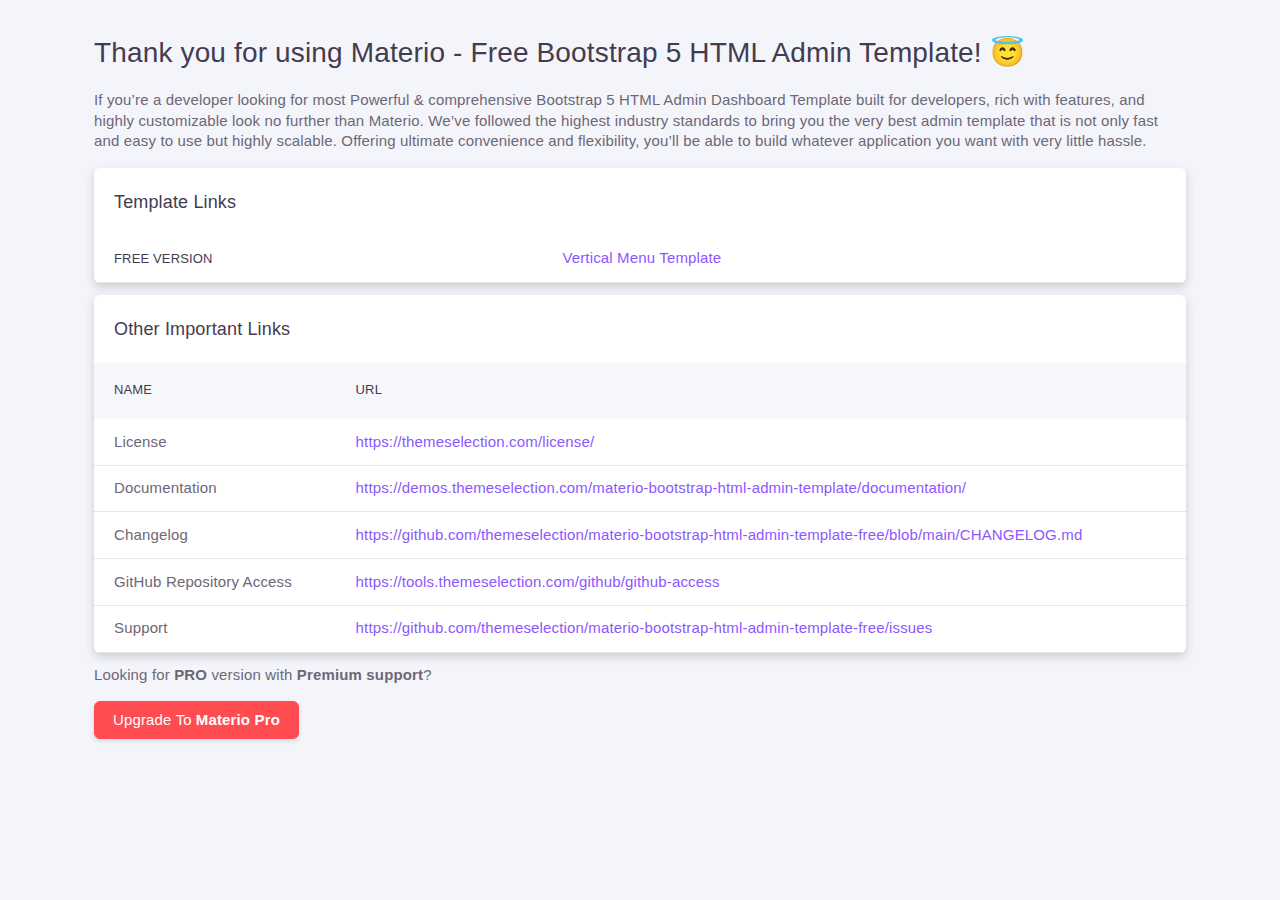
<file: materio-bootstrap-html-admin-template-free/index.html>
<!doctype html>

<html
  lang="en"
  class="customizer-hide"
  dir="ltr"
  data-bs-theme="light"
  data-skin="default"
  data-assets-path="../../assets/"
  data-template="vertical-menu-template-no-customizer">
  <head>
    <meta charset="utf-8" />
    <meta
      name="viewport"
      content="width=device-width, initial-scale=1.0, user-scalable=no, minimum-scale=1.0, maximum-scale=1.0" />

    <title>Materio - Free Bootstrap 5 HTML Admin Template</title>

    <meta name="description" content="" />

    <!-- Favicon -->
    <link rel="icon" type="image/x-icon" href="assets/img/favicon/favicon.ico" />

    <!-- Fonts -->
    <link rel="preconnect" href="https://fonts.googleapis.com" />
    <link rel="preconnect" href="https://fonts.gstatic.com" crossorigin />
    <link
      href="https://fonts.googleapis.com/css2?family=Open+Sans:ital,wght@0,300;0,400;0,500;0,600;0,700;1,300;1,400;1,500;1,600;1,700&display=swap"
      rel="stylesheet" />

    <!-- Core CSS -->
    <link rel="stylesheet" href="assets/vendor/css/core.css" />
    <link rel="stylesheet" href="assets/css/demo.css" />
  </head>

  <body>
    <!-- Content -->
    <div class="container flex-grow-1 container-p-y my-2">
      <h3>Thank you for using Materio - Free Bootstrap 5 HTML Admin Template! 😇</h3>
      <p>
        If you’re a developer looking for most Powerful & comprehensive Bootstrap 5 HTML Admin Dashboard Template built
        for developers, rich with features, and highly customizable look no further than Materio. We’ve followed the
        highest industry standards to bring you the very best admin template that is not only fast and easy to use but
        highly scalable. Offering ultimate convenience and flexibility, you’ll be able to build whatever application you
        want with very little hassle.
      </p>
      <!-- Examples -->
      <div class="row mt-sm-4 mt-3">
        <div class="col-12 mb-3">
          <div class="card">
            <h5 class="card-header">Template Links</h5>
            <!-- Template Demo Links -->
            <table class="table">
              <tbody>
                <tr>
                  <th>Free Version</th>
                  <td><a href="html/index.html" target="_blank">Vertical Menu Template</a></td>
                </tr>
              </tbody>
            </table>
            <!--/ Template Demo Links -->
          </div>
        </div>

        <div class="col-12 mb-3">
          <div class="card">
            <h5 class="card-header">Other Important Links</h5>
            <!-- Other Links -->
            <table class="table">
              <thead>
                <tr>
                  <th scope="col">Name</th>
                  <th scope="col">URL</th>
                </tr>
              </thead>
              <tbody>
                <tr>
                  <td>License</td>
                  <td>
                    <a href="https://themeselection.com/license/" target="_blank"
                      >https://themeselection.com/license/</a
                    >
                  </td>
                </tr>

                <tr>
                  <td>Documentation</td>
                  <td>
                    <a
                      href="https://demos.themeselection.com/materio-bootstrap-html-admin-template/documentation/"
                      target="_blank"
                      >https://demos.themeselection.com/materio-bootstrap-html-admin-template/documentation/</a
                    >
                  </td>
                </tr>

                <tr>
                  <td>Changelog</td>
                  <td>
                    <a
                      href="https://github.com/themeselection/materio-bootstrap-html-admin-template-free/blob/main/CHANGELOG.md"
                      target="_blank"
                      >https://github.com/themeselection/materio-bootstrap-html-admin-template-free/blob/main/CHANGELOG.md</a
                    >
                  </td>
                </tr>

                <tr>
                  <td>GitHub Repository Access</td>
                  <td>
                    <a href="https://tools.themeselection.com/github/github-access" target="_blank"
                      >https://tools.themeselection.com/github/github-access</a
                    >
                  </td>
                </tr>

                <tr>
                  <td>Support</td>
                  <td>
                    <a
                      href="https://github.com/themeselection/materio-bootstrap-html-admin-template-free/issues"
                      target="_blank"
                      >https://github.com/themeselection/materio-bootstrap-html-admin-template-free/issues</a
                    >
                  </td>
                </tr>
              </tbody>
            </table>
            <!--/ Other Links -->
          </div>
        </div>

        <div class="col-12 mb-3">
          <p>Looking for <strong>PRO</strong> version with <strong>Premium support</strong>?</p>
          <div class="upgrade-to-pro">
            <a
              href="https://themeselection.com/item/materio-bootstrap-html-admin-template/"
              target="_blank"
              class="btn btn-danger"
              >Upgrade to <strong class="ms-1">Materio Pro</strong></a
            >
          </div>
        </div>
      </div>
    </div>
    <!-- / Content -->
  </body>
</html>
</file>
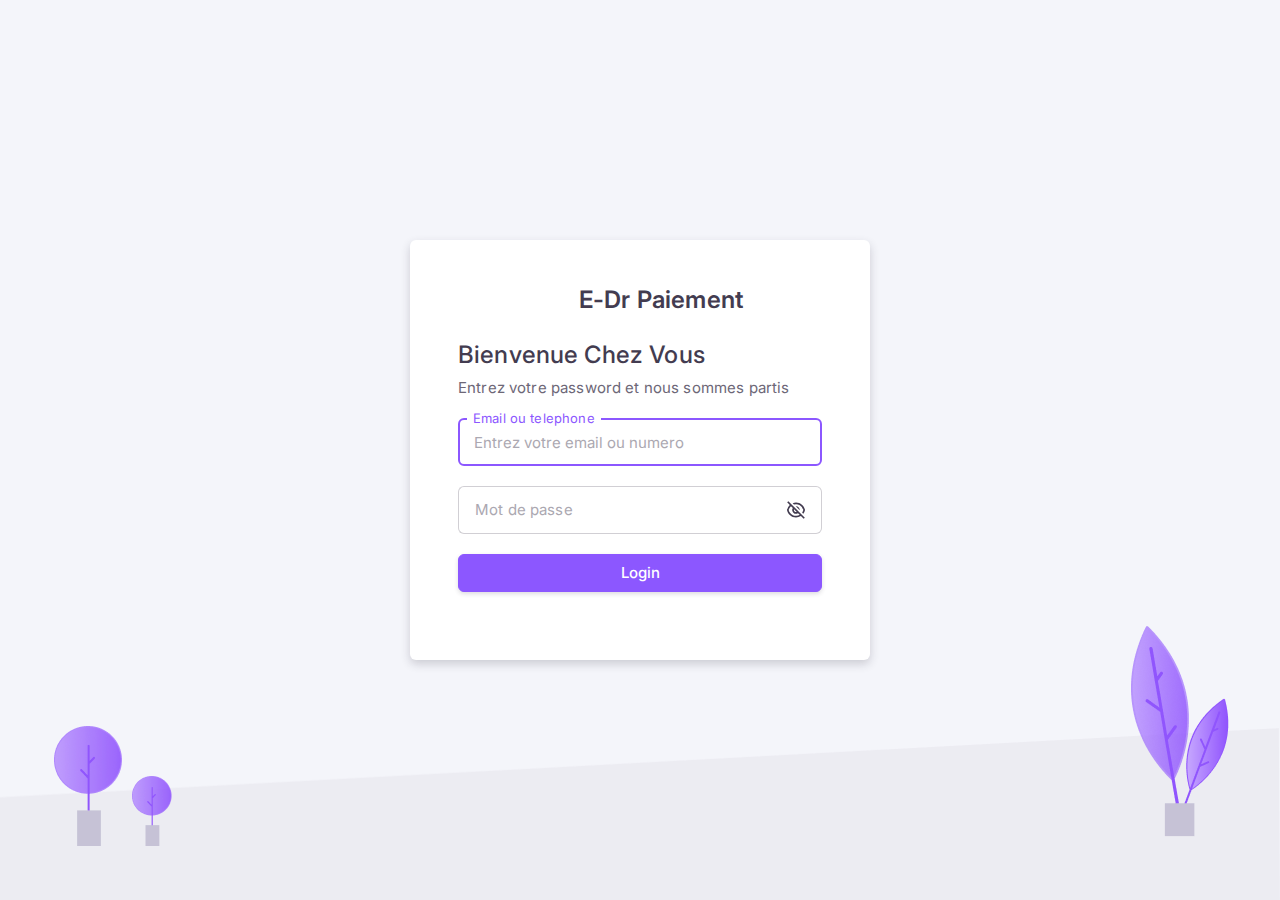
<file: materio-bootstrap-html-admin-template-free/html/index.html>
<!doctype html>

<html
  lang="en"
  class="layout-menu-fixed layout-compact"
  data-assets-path="../assets/"
  data-template="vertical-menu-template-free">
  <head>
    <meta charset="utf-8" />
    <meta
      name="viewport"
      content="width=device-width, initial-scale=1.0, user-scalable=no, minimum-scale=1.0, maximum-scale=1.0" />
    <meta name="robots" content="noindex, nofollow" />

    <title>Demo: Dashboard - Analytics | Materio - Bootstrap Dashboard FREE</title>

    <meta name="description" content="" />

    <!-- Favicon -->
    <link rel="icon" type="image/x-icon" href="../assets/img/favicon/favicon.ico" />

    <!-- Fonts -->
    <link rel="preconnect" href="https://fonts.googleapis.com" />
    <link rel="preconnect" href="https://fonts.gstatic.com" crossorigin />
    <link
      href="https://fonts.googleapis.com/css2?family=Inter:wght@300;400;500;600;700&ampdisplay=swap"
      rel="stylesheet" />

    <link rel="stylesheet" href="../assets/vendor/fonts/iconify-icons.css" />

    <!-- Core CSS -->
    <!-- build:css assets/vendor/css/theme.css -->

    <link rel="stylesheet" href="../assets/vendor/libs/node-waves/node-waves.css" />

    <link rel="stylesheet" href="../assets/vendor/css/core.css" />
    <link rel="stylesheet" href="../assets/css/demo.css" />

    <!-- Vendors CSS -->

    <link rel="stylesheet" href="../assets/vendor/libs/perfect-scrollbar/perfect-scrollbar.css" />

    <!-- endbuild -->

    <link rel="stylesheet" href="../assets/vendor/libs/apex-charts/apex-charts.css" />

    <!-- Page CSS -->

    <!-- Helpers -->
    <script src="../assets/vendor/js/helpers.js"></script>
    <!--! Template customizer & Theme config files MUST be included after core stylesheets and helpers.js in the <head> section -->

    <!--? Config: Mandatory theme config file contain global vars & default theme options, Set your preferred theme option in this file. -->

    <script src="../assets/js/config.js"></script>
  </head>

  <body>
    <!-- Layout wrapper -->
    <div class="layout-wrapper layout-content-navbar">
      <div class="layout-container">
        <!-- Menu -->

        <aside id="layout-menu" class="layout-menu menu-vertical menu bg-menu-theme">
          <div class="app-brand demo">
            <a href="index.html" class="app-brand-link">
              <span class="app-brand-logo demo me-1">
                <span class="text-primary">
                  <svg width="30" height="24" viewBox="0 0 250 196" fill="none" xmlns="http://www.w3.org/2000/svg">
                  </svg>
                </span>
              </span>
              <span class="app-brand-text demo menu-text fw-semibold ms-2">e-Dr TIM</span>
            </a>

            <a href="javascript:void(0);" class="layout-menu-toggle menu-link text-large ms-auto">
              <i class="menu-toggle-icon d-xl-inline-block align-middle"></i>
            </a>
          </div>

          <div class="menu-inner-shadow"></div>

          <ul class="menu-inner py-1">
            <!-- Dashboards -->
            <li class="menu-item active open">
              <a href="javascript:void(0);" class="menu-link menu-toggle">
                <i class="menu-icon icon-base ri ri-home-smile-line"></i>
                <div data-i18n="Dashboards">Dashboards</div>
                <div class="badge text-bg-danger rounded-pill ms-auto">5</div>
              </a>
          
            <!-- Front Pages -->
            <li class="menu-item">
              <a href="javascript:void(0);" class="menu-link menu-toggle">
                <i class="menu-icon icon-base ri ri-file-copy-line"></i>
                <div data-i18n="Front Pages">Front Pages</div>
                <div class="badge rounded-pill bg-label-primary fs-tiny ms-auto">Pro</div>
              </a>
              <ul class="menu-sub">
                <li class="menu-item">
                  <a
                    href="https://demos.themeselection.com/materio-bootstrap-html-admin-template/html/front-pages/pricing-page.html"
                    class="menu-link"
                    target="_blank">
                    <div data-i18n="Pricing">Pricing</div>
                  </a>
                </li>
                <li class="menu-item">
                  <a
                    href="https://demos.themeselection.com/materio-bootstrap-html-admin-template/html/front-pages/payment-page.html"
                    class="menu-link"
                    target="_blank">
                    <div data-i18n="Payment">Payment</div>
                  </a>
                </li>
                <li class="menu-item">
                  <a
                    href="https://demos.themeselection.com/materio-bootstrap-html-admin-template/html/front-pages/checkout-page.html"
                    class="menu-link"
                    target="_blank">
                    <div data-i18n="Checkout">Checkout</div>
                  </a>
                </li>
                
              </ul>
            </li>

            <!-- Apps & Pages -->
            <li class="menu-header mt-7">
              <span class="menu-header-text">Apps &amp; Pages</span>
            </li>      
            <!-- Misc -->
            <li class="menu-header mt-7"><span class="menu-header-text">Misc</span></li>
            <li class="menu-item">
              <a
                href="https://github.com/themeselection/materio-bootstrap-html-admin-template-free/issues"
                target="_blank"
                class="menu-link">
                <i class="menu-icon icon-base ri ri-lifebuoy-line"></i>
                <div data-i18n="Support">Support</div>
              </a>
            </li>
            <li class="menu-item">
              <a
                href="https://demos.themeselection.com/materio-bootstrap-html-admin-template/documentation/"
                target="_blank"
                class="menu-link">
                <i class="menu-icon icon-base ri ri-article-line"></i>
                <div data-i18n="Documentation">Documentation</div>
              </a>
            </li>
          </ul>
        </aside>
        <!-- / Menu -->

        <!-- Layout container -->
        <div class="layout-page">
          <!-- Navbar -->

          <nav
            class="layout-navbar container-xxl navbar-detached navbar navbar-expand-xl align-items-center bg-navbar-theme"
            id="layout-navbar">
            <div class="layout-menu-toggle navbar-nav align-items-xl-center me-4 me-xl-0 d-xl-none">
              <a class="nav-item nav-link px-0 me-xl-6" href="javascript:void(0)">
                <i class="icon-base ri ri-menu-line icon-md"></i>
              </a>
            </div>

            <div class="navbar-nav-right d-flex align-items-center justify-content-end" id="navbar-collapse">
              <!-- Search -->
              <div class="navbar-nav align-items-center">
                <div class="nav-item d-flex align-items-center">
                  <i class="icon-base ri ri-search-line icon-lg lh-0"></i>
                  <input
                    type="text"
                    class="form-control border-0 shadow-none"
                    placeholder="Search..."
                    aria-label="Search..." />
                </div>
              </div>
              <!-- /Search -->

              <ul class="navbar-nav flex-row align-items-center ms-md-auto">
                <!-- Place this tag where you want the button to render. -->
                <li class="nav-item lh-1 me-4">
                  <a
                    class="github-button"
                    href="https://github.com/themeselection/materio-bootstrap-html-admin-template-free"
                    data-icon="octicon-star"
                    data-size="large"
                    data-show-count="true"
                    aria-label="Star themeselection/materio-html-admin-template-free on GitHub"
                    >Star</a
                  >
                </li>

                <!-- User -->
                <li class="nav-item navbar-dropdown dropdown-user dropdown">
                  <a
                    class="nav-link dropdown-toggle hide-arrow p-0"
                    href="javascript:void(0);"
                    data-bs-toggle="dropdown">
                    <div class="avatar avatar-online">
                      <img src="../assets/img/avatars/1.png" alt="alt" class="rounded-circle" />
                    </div>
                  </a>
                  <ul class="dropdown-menu dropdown-menu-end">
                    <li>
                      <a class="dropdown-item" href="#">
                        <div class="d-flex">
                          <div class="flex-shrink-0 me-3">
                            <div class="avatar avatar-online">
                              <img src="../assets/img/avatars/1.png" alt="alt" class="w-px-40 h-auto rounded-circle" />
                            </div>
                          </div>
                          <div class="flex-grow-1">
                            <h6 class="mb-0" id="user-dropdown-name">John Doe</h6>
                            <small class="text-body-secondary" id="user-dropdown-role">Admin</small>
                          </div>
                        </div>
                      </a>
                    </li>
                    <li>
                      <div class="dropdown-divider my-1"></div>
                    </li>
                    <li>
                      <a class="dropdown-item" href="#">
                        <i class="icon-base ri ri-user-line icon-md me-3"></i>
                        <span>My Profile</span>
                      </a>
                    </li>
                    <li>
                      <a class="dropdown-item" href="#">
                        <i class="icon-base ri ri-settings-4-line icon-md me-3"></i>
                        <span>Settings</span>
                      </a>
                    </li>
                    <li>
                      <a class="dropdown-item" href="#">
                        <span class="d-flex align-items-center align-middle">
                          <i class="flex-shrink-0 icon-base ri ri-bank-card-line icon-md me-3"></i>
                          <span class="flex-grow-1 align-middle ms-1">Billing Plan</span>
                          <span class="flex-shrink-0 badge rounded-pill bg-danger">4</span>
                        </span>
                      </a>
                    </li>
                    <li>
                      <div class="dropdown-divider my-1"></div>
                    </li>
                    <li>
                      <div class="d-grid px-4 pt-2 pb-1">
                        <a class="btn btn-danger d-flex" href="javascript:void(0);" id="logout-button">
                          <small class="align-middle">Logout</small>
                          <i class="ri ri-logout-box-r-line ms-2 ri-xs"></i>
                        </a>
                      </div>
                    </li>
                  </ul>
                </li>
                <!--/ User -->
              </ul>
            </div>
          </nav>

          <!-- / Navbar -->

          <!-- Content wrapper -->
          <div class="content-wrapper">
            <!-- Content -->
            <div class="container-xxl flex-grow-1 container-p-y">
              <div class="row gy-6">
                <!-- Congratulations card -->
                <div class="col-md-12 col-lg-4">
                  <div class="card">
                    <div class="card-body text-nowrap">
                      <h5 class="card-title mb-0 flex-wrap text-nowrap">Felicitation, Soyez la bienvenue !</h5>
                      <p class="mb-2">Effectuer vos paiements en toute tranquilite</p>
                      <h4 class="text-primary mb-0">42.8k XAF</h4>
                      <p class="mb-2">Effectuer votre transaction</p>
                      <a href="payment.html" class="btn btn-sm btn-primary">Payez</a>
                    </div>
                    <img
                      src="../assets/img/illustrations/main-3d.avif"
                      class="position-absolute bottom-0 end-0 me-5 mb-5"
                      width="83"
                      alt="view sales" />
                  </div>
                </div>
                <!--/ Congratulations card -->

                <!-- Tableau de donnes a venir -->
              </div>
            </div>
            <!-- / Content -->

            <!-- Footer -->
            <footer class="content-footer footer bg-footer-theme">
              <div class="container-xxl">
                <div
                  class="footer-container d-flex align-items-center justify-content-between py-4 flex-md-row flex-column">
                  <div class="mb-2 mb-md-0">
                    &#169;
                    <script>
                      document.write(new Date().getFullYear());
                    </script>
                    , made by &nbsp;
                    <a href="https://edoctor-tim.com" target="_blank" class="footer-link fw-medium"
                      >e-Dr TIM</a
                    >
                  </div>
                  <div>
                    <a
                      href="#"
                      target="_blank"
                      class="footer-link me-4"
                      >Documentation</a
                    >

                    <a
                      href="#"
                      target="_blank"
                      class="footer-link"
                      >Support</a
                    >
                  </div>
                </div>
              </div>
            </footer>
            <!-- / Footer -->

            <div class="content-backdrop fade"></div>
          </div>
          <!-- Content wrapper -->
        </div>
        <!-- / Layout page -->
      </div>

      <!-- Overlay -->
      <div class="layout-overlay layout-menu-toggle"></div>
    </div>
    <!-- / Layout wrapper -->

    <!-- <div class="buy-now">
      <a
        href="https://themeselection.com/item/materio-dashboard-pro-bootstrap/"
        target="_blank"
        class="btn btn-danger btn-buy-now"
        >Upgrade to Pro</a
      >
    </div> -->

    <!-- Core JS -->

    <script src="../assets/vendor/libs/jquery/jquery.js"></script>

    <script src="../assets/vendor/libs/popper/popper.js"></script>
    <script src="../assets/vendor/js/bootstrap.js"></script>
    <script src="../assets/vendor/libs/node-waves/node-waves.js"></script>

    <script src="../assets/vendor/libs/perfect-scrollbar/perfect-scrollbar.js"></script>

    <script src="../assets/vendor/js/menu.js"></script>

    <!-- endbuild -->

    <!-- Vendors JS -->
    <script src="../assets/vendor/libs/apex-charts/apexcharts.js"></script>

    <!-- Main JS -->

    <script src="../assets/js/main.js"></script>

    <!-- Page JS -->
    <script src="../assets/js/dashboards-analytics.js"></script>
    <script src="../js/auth-guard.js"></script>

    <!-- Place this tag before closing body tag for github widget button. -->
    <script async="async" defer="defer" src="https://buttons.github.io/buttons.js"></script>
  </body>
</html>
</file>
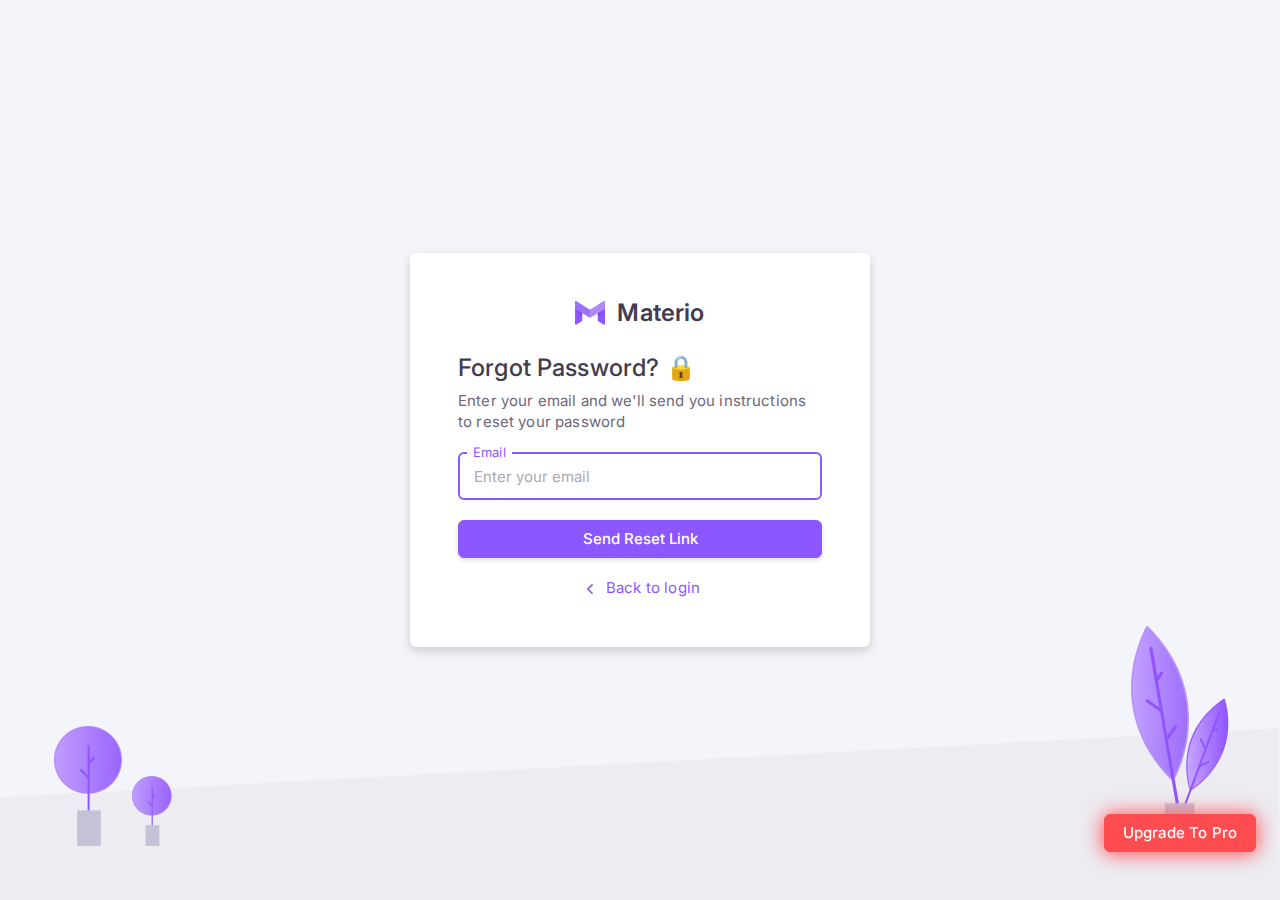
<file: materio-bootstrap-html-admin-template-free/html/auth-forgot-password-basic.html>
<!doctype html>

<html
  lang="en"
  class="layout-wide customizer-hide"
  data-assets-path="../assets/"
  data-template="vertical-menu-template-free">
  <head>
    <meta charset="utf-8" />
    <meta
      name="viewport"
      content="width=device-width, initial-scale=1.0, user-scalable=no, minimum-scale=1.0, maximum-scale=1.0" />
    <meta name="robots" content="noindex, nofollow" />

    <title>Demo: Forgot Password Basic - Pages | Materio - Bootstrap Dashboard FREE</title>

    <meta name="description" content="" />

    <!-- Favicon -->
    <link rel="icon" type="image/x-icon" href="../assets/img/favicon/favicon.ico" />

    <!-- Fonts -->
    <link rel="preconnect" href="https://fonts.googleapis.com" />
    <link rel="preconnect" href="https://fonts.gstatic.com" crossorigin />
    <link
      href="https://fonts.googleapis.com/css2?family=Inter:wght@300;400;500;600;700&ampdisplay=swap"
      rel="stylesheet" />

    <link rel="stylesheet" href="../assets/vendor/fonts/iconify-icons.css" />

    <!-- Core CSS -->
    <!-- build:css assets/vendor/css/theme.css -->

    <link rel="stylesheet" href="../assets/vendor/libs/node-waves/node-waves.css" />

    <link rel="stylesheet" href="../assets/vendor/css/core.css" />
    <link rel="stylesheet" href="../assets/css/demo.css" />

    <!-- Vendors CSS -->

    <link rel="stylesheet" href="../assets/vendor/libs/perfect-scrollbar/perfect-scrollbar.css" />

    <!-- endbuild -->

    <!-- Page CSS -->
    <!-- Page -->
    <link rel="stylesheet" href="../assets/vendor/css/pages/page-auth.css" />

    <!-- Helpers -->
    <script src="../assets/vendor/js/helpers.js"></script>
    <!--! Template customizer & Theme config files MUST be included after core stylesheets and helpers.js in the <head> section -->

    <!--? Config: Mandatory theme config file contain global vars & default theme options, Set your preferred theme option in this file. -->

    <script src="../assets/js/config.js"></script>
  </head>

  <body>
    <!-- Content -->

    <div class="position-relative">
      <div class="authentication-wrapper authentication-basic container-p-y">
        <div class="authentication-inner py-6 mx-4">
          <!-- Logo -->
          <div class="card p-sm-7 p-2">
            <!-- Forgot Password -->
            <div class="app-brand justify-content-center mt-5">
              <a href="index.html" class="app-brand-link gap-3">
                <span class="app-brand-logo demo">
                  <span class="text-primary">
                    <svg width="30" height="24" viewBox="0 0 250 196" fill="none" xmlns="http://www.w3.org/2000/svg">
                      <path
                        fill-rule="evenodd"
                        clip-rule="evenodd"
                        d="M12.3002 1.25469L56.655 28.6432C59.0349 30.1128 60.4839 32.711 60.4839 35.5089V160.63C60.4839 163.468 58.9941 166.097 56.5603 167.553L12.2055 194.107C8.3836 196.395 3.43136 195.15 1.14435 191.327C0.395485 190.075 0 188.643 0 187.184V8.12039C0 3.66447 3.61061 0.0522461 8.06452 0.0522461C9.56056 0.0522461 11.0271 0.468577 12.3002 1.25469Z"
                        fill="currentColor" />
                      <path
                        opacity="0.077704"
                        fill-rule="evenodd"
                        clip-rule="evenodd"
                        d="M0 65.2656L60.4839 99.9629V133.979L0 65.2656Z"
                        fill="black" />
                      <path
                        opacity="0.077704"
                        fill-rule="evenodd"
                        clip-rule="evenodd"
                        d="M0 65.2656L60.4839 99.0795V119.859L0 65.2656Z"
                        fill="black" />
                      <path
                        fill-rule="evenodd"
                        clip-rule="evenodd"
                        d="M237.71 1.22393L193.355 28.5207C190.97 29.9889 189.516 32.5905 189.516 35.3927V160.631C189.516 163.469 191.006 166.098 193.44 167.555L237.794 194.108C241.616 196.396 246.569 195.151 248.856 191.328C249.605 190.076 250 188.644 250 187.185V8.09597C250 3.64006 246.389 0.027832 241.935 0.027832C240.444 0.027832 238.981 0.441882 237.71 1.22393Z"
                        fill="currentColor" />
                      <path
                        opacity="0.077704"
                        fill-rule="evenodd"
                        clip-rule="evenodd"
                        d="M250 65.2656L189.516 99.8897V135.006L250 65.2656Z"
                        fill="black" />
                      <path
                        opacity="0.077704"
                        fill-rule="evenodd"
                        clip-rule="evenodd"
                        d="M250 65.2656L189.516 99.0497V120.886L250 65.2656Z"
                        fill="black" />
                      <path
                        fill-rule="evenodd"
                        clip-rule="evenodd"
                        d="M12.2787 1.18923L125 70.3075V136.87L0 65.2465V8.06814C0 3.61223 3.61061 0 8.06452 0C9.552 0 11.0105 0.411583 12.2787 1.18923Z"
                        fill="currentColor" />
                      <path
                        fill-rule="evenodd"
                        clip-rule="evenodd"
                        d="M12.2787 1.18923L125 70.3075V136.87L0 65.2465V8.06814C0 3.61223 3.61061 0 8.06452 0C9.552 0 11.0105 0.411583 12.2787 1.18923Z"
                        fill="white"
                        fill-opacity="0.15" />
                      <path
                        fill-rule="evenodd"
                        clip-rule="evenodd"
                        d="M237.721 1.18923L125 70.3075V136.87L250 65.2465V8.06814C250 3.61223 246.389 0 241.935 0C240.448 0 238.99 0.411583 237.721 1.18923Z"
                        fill="currentColor" />
                      <path
                        fill-rule="evenodd"
                        clip-rule="evenodd"
                        d="M237.721 1.18923L125 70.3075V136.87L250 65.2465V8.06814C250 3.61223 246.389 0 241.935 0C240.448 0 238.99 0.411583 237.721 1.18923Z"
                        fill="white"
                        fill-opacity="0.3" />
                    </svg>
                  </span>
                </span>
                <span class="app-brand-text demo text-heading fw-semibold">Materio</span>
              </a>
            </div>
            <!-- /Logo -->
            <div class="card-body mt-1">
              <h4 class="mb-1">Forgot Password? 🔒</h4>
              <p class="mb-5">Enter your email and we'll send you instructions to reset your password</p>
              <form id="formAuthentication" class="mb-5" action="index.html" method="POST">
                <div class="form-floating form-floating-outline mb-5 form-control-validation">
                  <input
                    type="text"
                    class="form-control"
                    id="email"
                    name="email"
                    placeholder="Enter your email"
                    autofocus />
                  <label>Email</label>
                </div>
                <button class="btn btn-primary d-grid w-100 mb-5">Send Reset Link</button>
              </form>
              <div class="text-center">
                <a href="auth-login-basic.html" class="d-flex align-items-center justify-content-center">
                  <i class="icon-base ri ri-arrow-left-s-line scaleX-n1-rtl icon-20px me-1_5"></i>
                  Back to login
                </a>
              </div>
            </div>
          </div>
          <!-- /Forgot Password -->
          <img
            src="../assets/img/illustrations/tree-3.png"
            alt="auth-tree"
            class="authentication-image-object-left d-none d-lg-block" />
          <img
            src="../assets/img/illustrations/auth-basic-mask-light.png"
            class="authentication-image d-none d-lg-block scaleX-n1-rtl"
            height="172"
            alt="triangle-bg" />
          <img
            src="../assets/img/illustrations/tree.png"
            alt="auth-tree"
            class="authentication-image-object-right d-none d-lg-block" />
        </div>
      </div>
    </div>

    <!-- / Content -->

    <div class="buy-now">
      <a
        href="https://themeselection.com/item/materio-dashboard-pro-bootstrap/"
        target="_blank"
        class="btn btn-danger btn-buy-now"
        >Upgrade to Pro</a
      >
    </div>

    <!-- Core JS -->

    <script src="../assets/vendor/libs/jquery/jquery.js"></script>

    <script src="../assets/vendor/libs/popper/popper.js"></script>
    <script src="../assets/vendor/js/bootstrap.js"></script>
    <script src="../assets/vendor/libs/node-waves/node-waves.js"></script>

    <script src="../assets/vendor/libs/perfect-scrollbar/perfect-scrollbar.js"></script>

    <script src="../assets/vendor/js/menu.js"></script>

    <!-- endbuild -->

    <!-- Vendors JS -->

    <!-- Main JS -->

    <script src="../assets/js/main.js"></script>

    <!-- Page JS -->

    <!-- Place this tag before closing body tag for github widget button. -->
    <script async="async" defer="defer" src="https://buttons.github.io/buttons.js"></script>
  </body>
</html>
</file>
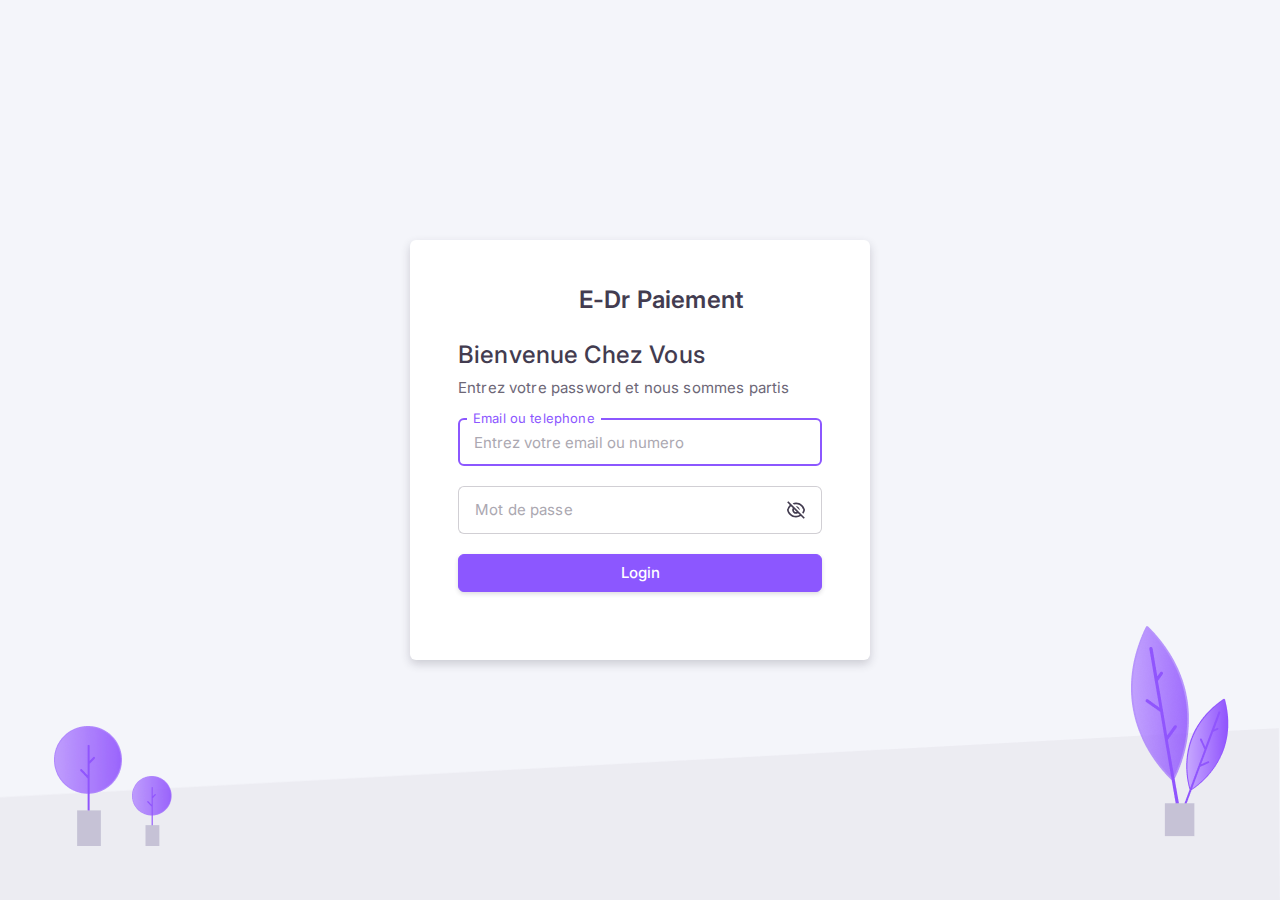
<file: materio-bootstrap-html-admin-template-free/html/auth-login-basic.html>
<!doctype html>

<html
  lang="en"
  class="layout-wide customizer-hide"
  data-assets-path="../assets/"
  data-template="vertical-menu-template-free">
  <head>
    <meta charset="utf-8" />
    <meta
      name="viewport"
      content="width=device-width, initial-scale=1.0, user-scalable=no, minimum-scale=1.0, maximum-scale=1.0" />
    <meta name="robots" content="noindex, nofollow" />

    <title>Demo: Login Basic - Pages | Materio - Bootstrap Dashboard FREE</title>

    <meta name="description" content="" />

    <!-- Favicon -->
    <link rel="icon" type="image/x-icon" href="../assets/img/favicon/favicon.ico" />

    <!-- Fonts -->
    <link rel="preconnect" href="https://fonts.googleapis.com" />
    <link rel="preconnect" href="https://fonts.gstatic.com" crossorigin />
    <link
      href="https://fonts.googleapis.com/css2?family=Inter:wght@300;400;500;600;700&ampdisplay=swap"
      rel="stylesheet" />

    <link rel="stylesheet" href="../assets/vendor/fonts/iconify-icons.css" />

    <!-- Core CSS -->
    <!-- build:css assets/vendor/css/theme.css -->

    <link rel="stylesheet" href="../assets/vendor/libs/node-waves/node-waves.css" />

    <link rel="stylesheet" href="../assets/vendor/css/core.css" />
    <link rel="stylesheet" href="../assets/css/demo.css" />

    <!-- Vendors CSS -->

    <link rel="stylesheet" href="../assets/vendor/libs/perfect-scrollbar/perfect-scrollbar.css" />

    <!-- endbuild -->

    <!-- Page CSS -->
    <!-- Page -->
    <link rel="stylesheet" href="../assets/vendor/css/pages/page-auth.css" />

    <!-- Helpers -->
    <script src="../assets/vendor/js/helpers.js"></script>
    <!--! Template customizer & Theme config files MUST be included after core stylesheets and helpers.js in the <head> section -->

    <!--? Config: Mandatory theme config file contain global vars & default theme options, Set your preferred theme option in this file. -->

    <script src="../assets/js/config.js"></script>
  </head>

  <body>
    <!-- Content -->

    <div class="position-relative">
      <div class="authentication-wrapper authentication-basic container-p-y">
        <div class="authentication-inner py-6 mx-4">
          <!-- Login -->
          <div class="card p-sm-7 p-2">
            <!-- Logo -->
            <div class="app-brand justify-content-center mt-5">
              <a href="index.html" class="app-brand-link gap-3">
                <span class="app-brand-logo demo">
                  <span class="text-primary">
                    <svg width="30" height="24" viewBox="0 0 250 196" fill="none" xmlns="http://www.w3.org/2000/svg">
                      
                    </svg>
                  </span>
                </span>
                <span class="app-brand-text demo text-heading fw-semibold">e-Dr Paiement</span>
              </a>
            </div>
            <!-- /Logo -->

            <div class="card-body mt-1">
              <h4 class="mb-1">Bienvenue Chez Vous</h4>
              <p class="mb-5">Entrez votre password et nous sommes partis</p>

              <form id="formAuthentication" class="mb-5" action="index.html" method="POST">
                <div class="form-floating form-floating-outline mb-5 form-control-validation">
                  <input
                    type="text"
                    class="form-control"
                    id="email"
                    name="email-username"
                    placeholder="Entrez votre email ou numero "
                    autofocus />
                  <label for="email">Email ou telephone</label>
                </div>
                <div class="mb-5">
                  <div class="form-password-toggle form-control-validation">
                    <div class="input-group input-group-merge">
                      <div class="form-floating form-floating-outline">
                        <input
                          type="password"
                          id="password"
                          class="form-control"
                          name="password"
                          placeholder="&#xb7;&#xb7;&#xb7;&#xb7;&#xb7;&#xb7;&#xb7;&#xb7;&#xb7;&#xb7;&#xb7;&#xb7;"
                          aria-describedby="password" />
                        <label for="password">Mot de passe</label>
                      </div>
                      <span class="input-group-text cursor-pointer"
                        ><i class="icon-base ri ri-eye-off-line icon-20px"></i
                      ></span>
                    </div>
                  </div>
                </div>
                <!-- <div class="mb-5 pb-2 d-flex justify-content-between pt-2 align-items-center">
                  <div class="form-check mb-0">
                    <input class="form-check-input" type="checkbox" id="remember-me" />
                    <label class="form-check-label" for="remember-me"> Remember Me </label>
                  </div>
                  <a href="auth-forgot-password-basic.html" class="float-end mb-1">
                    <span>Forgot Password?</span>
                  </a>
                </div -->
                <div class="mb-5">
                  <button class="btn btn-primary d-grid w-100" type="submit">login</button>
                </div> 
              </form>

              <!-- <p class="text-center mb-5">
                <span>New on our platform?</span>
                <a href="auth-register-basic.html">
                  <span>Create an account</span>
                </a>
              </p> -->
            </div>
          </div>
          <!-- /Login -->
          <img
            src="../assets/img/illustrations/tree-3.png"
            alt="auth-tree"
            class="authentication-image-object-left d-none d-lg-block" />
          <img
            src="../assets/img/illustrations/auth-basic-mask-light.png"
            class="authentication-image d-none d-lg-block scaleX-n1-rtl"
            height="172"
            alt="triangle-bg" />
          <img
            src="../assets/img/illustrations/tree.png"
            alt="auth-tree"
            class="authentication-image-object-right d-none d-lg-block" />
        </div>
      </div>
    </div>

    <!-- / Content -->

    <!-- <div class="buy-now">
      <a
        href="https://themeselection.com/item/materio-dashboard-pro-bootstrap/"
        target="_blank"
        class="btn btn-danger btn-buy-now"
        >Upgrade to Pro</a
      >
    </div> -->

    <!-- Core JS -->

    <script src="../assets/vendor/libs/jquery/jquery.js"></script>

    <script src="../assets/vendor/libs/popper/popper.js"></script>
    <script src="../assets/vendor/js/bootstrap.js"></script>
    <script src="../assets/vendor/libs/node-waves/node-waves.js"></script>

    <script src="../assets/vendor/libs/perfect-scrollbar/perfect-scrollbar.js"></script>

    <script src="../assets/vendor/js/menu.js"></script>

    <!-- endbuild -->

    <!-- Vendors JS -->

    <!-- Main JS -->

    <script src="../assets/js/main.js"></script>

    <!-- Page JS -->
    <script src="../js/api.js"></script>

    <!-- Place this tag before closing body tag for github widget button. -->
    <script async="async" defer="defer" src="https://buttons.github.io/buttons.js"></script>
  </body>
</html>
</file>
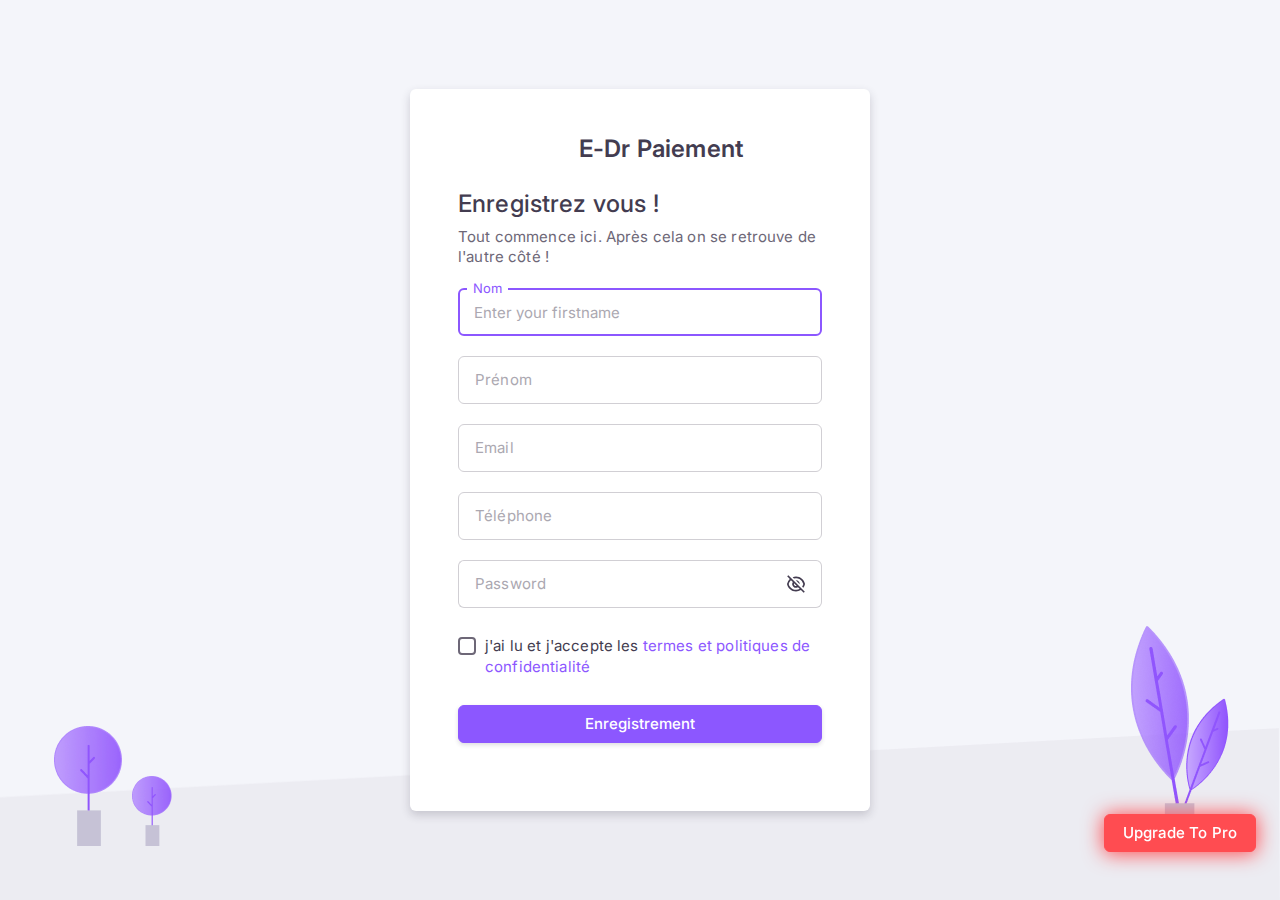
<file: materio-bootstrap-html-admin-template-free/html/auth-register-basic.html>
<!doctype html>

<html
  lang="en"
  class="layout-wide customizer-hide"
  data-assets-path="../assets/"
  data-template="vertical-menu-template-free">
  <head>
    <meta charset="utf-8" />
    <meta
      name="viewport"
      content="width=device-width, initial-scale=1.0, user-scalable=no, minimum-scale=1.0, maximum-scale=1.0" />
    <meta name="robots" content="noindex, nofollow" />

    <title>Demo: Register Basic - Pages | Materio - Bootstrap Dashboard FREE</title>

    <meta name="description" content="" />

    <!-- Favicon -->
    <link rel="icon" type="image/x-icon" href="../assets/img/favicon/favicon.ico" />

    <!-- Fonts -->
    <link rel="preconnect" href="https://fonts.googleapis.com" />
    <link rel="preconnect" href="https://fonts.gstatic.com" crossorigin />
    <link
      href="https://fonts.googleapis.com/css2?family=Inter:wght@300;400;500;600;700&ampdisplay=swap"
      rel="stylesheet" />

    <link rel="stylesheet" href="../assets/vendor/fonts/iconify-icons.css" />

    <!-- Core CSS -->
    <!-- build:css assets/vendor/css/theme.css -->

    <link rel="stylesheet" href="../assets/vendor/libs/node-waves/node-waves.css" />

    <link rel="stylesheet" href="../assets/vendor/css/core.css" />
    <link rel="stylesheet" href="../assets/css/demo.css" />

    <!-- Vendors CSS -->

    <link rel="stylesheet" href="../assets/vendor/libs/perfect-scrollbar/perfect-scrollbar.css" />

    <!-- endbuild -->

    <!-- Page CSS -->
    <!-- Page -->
    <link rel="stylesheet" href="../assets/vendor/css/pages/page-auth.css" />

    <!-- Helpers -->
    <script src="../assets/vendor/js/helpers.js"></script>
    <!--! Template customizer & Theme config files MUST be included after core stylesheets and helpers.js in the <head> section -->

    <!--? Config: Mandatory theme config file contain global vars & default theme options, Set your preferred theme option in this file. -->

    <script src="../assets/js/config.js"></script>
  </head>

  <body>
    <!-- Content -->

    <div class="position-relative">
      <div class="authentication-wrapper authentication-basic container-p-y">
        <div class="authentication-inner py-6 mx-4">
          <!-- Register Card -->
          <div class="card p-sm-7 p-2">
            <!-- Logo -->
            <div class="app-brand justify-content-center mt-5">
              <a href="index.html" class="app-brand-link gap-3">
                <span class="app-brand-logo demo">
                  <span class="text-primary">
                    <svg width="30" height="24" viewBox="0 0 250 196" fill="none" xmlns="http://www.w3.org/2000/svg">
                      
                    </svg>
                  </span>
                </span>
                <span class="app-brand-text demo text-heading fw-semibold">e-Dr Paiement</span>
              </a>
            </div>
            <!-- /Logo -->
            <div class="card-body mt-1">
              <h4 class="mb-1">Enregistrez vous !</h4>
              <p class="mb-5">Tout commence ici. Après cela on se retrouve de l'autre côté !</p>

              <form id="formAuthentication" class="mb-5" action="index.html" method="POST">
                <div class="form-floating form-floating-outline mb-5 form-control-validation">
                  <input
                    type="text"
                    class="form-control"
                    id="firstname"
                    name="firstname"
                    placeholder="Enter your firstname"
                    autofocus />
                  <label for="username">Nom</label>
                </div>
                <div class="form-floating form-floating-outline mb-5 form-control-validation">
                  <input
                    type="text"
                    class="form-control"
                    id="lastname"
                    name="lastname"
                    placeholder="Entrez votre prenom" />
                  <label for="lastname">Prénom</label>
                </div>
                <div class="form-floating form-floating-outline mb-5 form-control-validation">
                  <input type="text" class="form-control" id="email" name="email" placeholder="Enter your email" />
                  <label for="email">Email</label>
                </div>
                <div class="form-floating form-floating-outline mb-5 form-control-validation">
                  <input 
                    type="tel" 
                    class="form-control" 
                    id="phone" 
                    name="phone" 
                    placeholder="Entrez votre numéro de téléphone" 
                  />
                  <label for="phone">Téléphone</label>
                </div>
                <div class="mb-5 form-password-toggle form-control-validation">
                  <div class="input-group input-group-merge">
                    <div class="form-floating form-floating-outline">
                      <input
                        type="password"
                        id="password"
                        class="form-control"
                        name="password"
                        placeholder="&#xb7;&#xb7;&#xb7;&#xb7;&#xb7;&#xb7;&#xb7;&#xb7;&#xb7;&#xb7;&#xb7;&#xb7;"
                        aria-describedby="password" />
                      <label for="password">Password</label>
                    </div>
                    <span class="input-group-text cursor-pointer"
                      ><i class="icon-base ri ri-eye-off-line icon-20px"></i
                    ></span>
                  </div>
                </div>

                <div class="mb-5 py-2 form-control-validation">
                  <div class="form-check mb-0">
                    <input class="form-check-input" type="checkbox" id="terms-conditions" name="terms" />
                    <label class="form-check-label" for="terms-conditions">
                      j'ai lu et j'accepte les
                      <a href="javascript:void(0);">termes et politiques de confidentialité</a>
                    </label>
                  </div>
                </div>
                <button class="btn btn-primary d-grid w-100 mb-5">Enregistrement</button>
              </form>

              <!-- <p class="text-center mb-5">
                <span>Already have an account?</span>
                <a href="auth-login-basic.html">
                  <span>Sign in instead</span>
                </a>
              </p> -->
            </div>
          </div>
          <!-- Register Card -->
          <img
            src="../assets/img/illustrations/tree-3.png"
            alt="auth-tree"
            class="authentication-image-object-left d-none d-lg-block" />
          <img
            src="../assets/img/illustrations/auth-basic-mask-light.png"
            class="authentication-image d-none d-lg-block scaleX-n1-rtl"
            height="172"
            alt="triangle-bg" />
          <img
            src="../assets/img/illustrations/tree.png"
            alt="auth-tree"
            class="authentication-image-object-right d-none d-lg-block" />
        </div>
      </div>
    </div>

    <!-- / Content -->

    <div class="buy-now">
      <a
        href="https://themeselection.com/item/materio-dashboard-pro-bootstrap/"
        target="_blank"
        class="btn btn-danger btn-buy-now"
        >Upgrade to Pro</a
      >
    </div>

    <!-- Core JS -->

    <script src="../assets/vendor/libs/jquery/jquery.js"></script>

    <script src="../assets/vendor/libs/popper/popper.js"></script>
    <script src="../assets/vendor/js/bootstrap.js"></script>
    <script src="../assets/vendor/libs/node-waves/node-waves.js"></script>

    <script src="../assets/vendor/libs/perfect-scrollbar/perfect-scrollbar.js"></script>

    <script src="../assets/vendor/js/menu.js"></script>

    <!-- endbuild -->

    <!-- Vendors JS -->

    <!-- Main JS -->

    <script src="../assets/js/main.js"></script>

    <!-- Page JS -->
    <script src="../js/api.js"></script>

    <!-- Place this tag before closing body tag for github widget button. -->
    <script async="async" defer="defer" src="https://buttons.github.io/buttons.js"></script>
  </body>
</html>
</file>
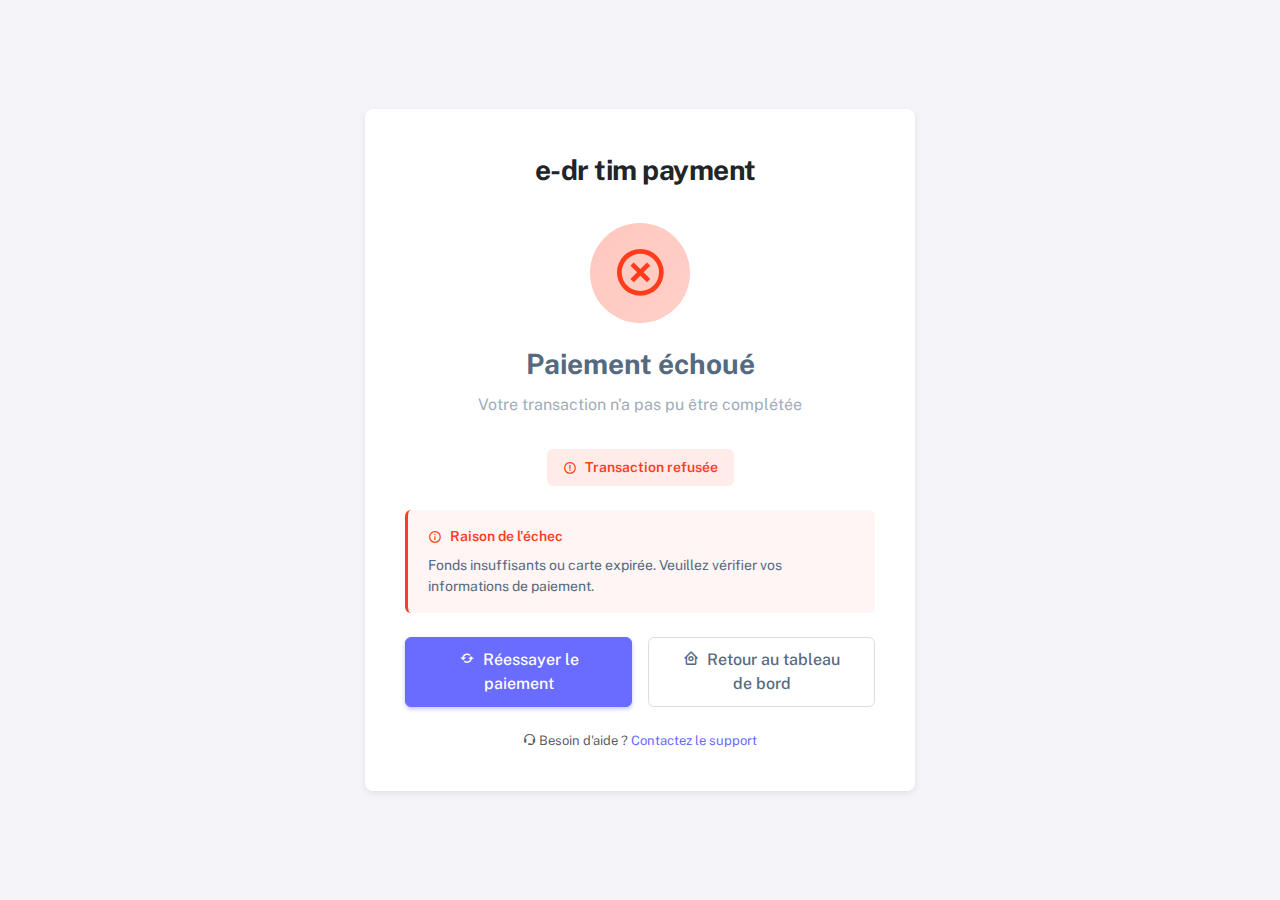
<file: materio-bootstrap-html-admin-template-free/html/failed.html>
<!DOCTYPE html>
<html lang="fr" class="light-style customizer-hide" dir="ltr" data-theme="theme-default">
  <head>
    <meta charset="utf-8" />
    <meta name="viewport" content="width=device-width, initial-scale=1.0, user-scalable=no, minimum-scale=1.0, maximum-scale=1.0" />

    <title>Paiement Échoué - Materio | Bootstrap 5 HTML Admin Template</title>

    <!-- Favicon -->
    <link rel="icon" type="image/x-icon" href="https://demos.themeselection.com/materio-bootstrap-html-admin-template/assets/img/favicon/favicon.ico" />

    <!-- Fonts -->
    <link rel="preconnect" href="https://fonts.googleapis.com" />
    <link rel="preconnect" href="https://fonts.gstatic.com" crossorigin />
    <link href="https://fonts.googleapis.com/css2?family=Public+Sans:ital,wght@0,300;0,400;0,500;0,600;0,700;1,300;1,400;1,500;1,600;1,700&display=swap" rel="stylesheet" />

    <!-- Icons -->
    <link rel="stylesheet" href="https://cdn.jsdelivr.net/npm/boxicons@latest/css/boxicons.min.css" />

    <!-- Core CSS (Bootstrap 5) -->
    <link href="https://cdn.jsdelivr.net/npm/bootstrap@5.3.2/dist/css/bootstrap.min.css" rel="stylesheet">
    <!-- Custom CSS for Failed Page -->
    <link rel="stylesheet" href="../assets/css/failed.css"/>
  </head>

  <body>
    <div class="failed-card">
      <!-- Logo -->
      <div class="app-brand">
        <a href="#" class="app-brand-link gap-2">
          <span class="app-brand-logo demo">
            
          </span>
          <span class="app-brand-text text-body fw-bolder">e-Dr TIM Payment</span>
        </a>
      </div>

      <!-- Failed Icon avec animation -->
      <div class="failed-icon-wrapper">
        <i class="bx bx-x-circle failed-icon"></i>
      </div>

      <!-- Titre et sous-titre -->
      <h1 class="failed-title">Paiement échoué</h1>
      <p class="failed-subtitle">Votre transaction n'a pas pu être complétée</p>

      <!-- Status Badge -->
      <div class="mb-4">
        <span class="status-badge">
          <i class="bx bx-error-circle"></i>
          Transaction refusée
        </span>
      </div>

      <!-- Error Reason -->
      <div class="error-reason">
        <div class="error-reason-title">
          <i class="bx bx-info-circle"></i>
          Raison de l'échec
        </div>
        <p class="error-reason-text" id="error-message">
          Fonds insuffisants ou carte expirée. Veuillez vérifier vos informations de paiement.
        </p>
      </div>

      <!-- Transaction Details -->
      <!-- <div class="transaction-details">
        <div class="detail-row">
          <span class="detail-label">Référence</span>
          <span class="detail-value" id="transaction-ref">TXN-2025-001234</span>
        </div>
        <div class="detail-row">
          <span class="detail-label">Date</span>
          <span class="detail-value" id="transaction-date">22 Déc 2025, 14:43</span>
        </div>
        <div class="detail-row">
          <span class="detail-label">Méthode tentée</span>
          <span class="detail-value" id="payment-method">Visa •••• 4242</span>
        </div>
        <div class="detail-row">
          <span class="detail-label">Montant</span>
          <span class="detail-value amount" id="transaction-amount">250.00 XAF</span>
        </div>
      </div> -->

      <!-- Action Buttons -->
      <div class="action-buttons">
        <a href="payment.html" class="btn btn-primary">
          <i class="bx bx-refresh me-1"></i>
          Réessayer le paiement
        </a>
        <a href="index.html" class="btn btn-outline-secondary">
          <i class="bx bx-home-circle me-1"></i>
          Retour au tableau de bord
        </a>
      </div>

      <!-- Help Section -->
      <!-- <div class="help-section">
        <div class="help-section-title">
          <i class="bx bx-help-circle"></i>
          Que faire ensuite ?
        </div> -->
        <!-- <ul class="help-list">
          <li>Vérifiez que votre carte dispose de fonds suffisants</li>
          <li>Assurez-vous que votre carte n'est pas expirée</li>
          <li>Contactez votre banque pour autoriser la transaction</li>
          <li>Essayez une autre méthode de paiement</li>
        </ul> -->
      <!-- </div> -->

      <!-- Footer -->
      <p class="text-center text-muted mt-4 mb-0" style="font-size: 0.8125rem;">
        <i class="bx bx-support"></i> Besoin d'aide ? <a href="#">Contactez le support</a>
      </p>
    </div>

    <!-- Core JS -->
    <script src="https://cdn.jsdelivr.net/npm/bootstrap@5.3.2/dist/js/bootstrap.bundle.min.js"></script>

    <script>
      // Récupérer les paramètres de l'URL
      const urlParams = new URLSearchParams(window.location.search);
      
      // Extraire les informations de transaction
      const transactionRef = urlParams.get('reference_number') || urlParams.get('transaction_id') || 'TXN-2025-001234';
      const amount = urlParams.get('amount') || '250.00';
      const currency = urlParams.get('currency') || 'XAF';
      const paymentMethod = urlParams.get('payment_method') || 'Carte Bancaire';
      const errorReason = urlParams.get('reason') || urlParams.get('message') || 'Fonds insuffisants ou carte expirée. Veuillez vérifier vos informations de paiement.';
      
      // Mettre à jour les éléments de la page
      document.getElementById('transaction-ref').textContent = transactionRef;
      document.getElementById('transaction-amount').textContent = `${parseFloat(amount).toFixed(2)} ${currency}`;
      document.getElementById('error-message').textContent = errorReason;
      
      // Formater la date actuelle
      const now = new Date();
      const options = { day: 'numeric', month: 'short', year: 'numeric', hour: '2-digit', minute: '2-digit' };
      const formattedDate = now.toLocaleDateString('fr-FR', options).replace(',', ' à');
      document.getElementById('transaction-date').textContent = formattedDate;
      
      // Afficher la méthode de paiement
      if (paymentMethod === 'card' || paymentMethod === 'Carte Bancaire') {
        const cardLast4 = urlParams.get('card_last4') || '4242';
        document.getElementById('payment-method').textContent = `Visa •••• ${cardLast4}`;
      } else {
        document.getElementById('payment-method').textContent = paymentMethod;
      }

      // Traduire les codes d'erreur CyberSource courants
      const errorCodes = {
        '100': 'Transaction approuvée mais nécessite une vérification manuelle',
        '102': 'Carte refusée - Contactez votre banque',
        '200': 'La banque a rejeté la transaction',
        '201': 'Carte expirée',
        '202': 'Fonds insuffisants',
        '203': 'Code de sécurité (CVV) invalide',
        '204': 'Informations de carte incorrectes',
        '210': 'La carte a atteint sa limite',
        '220': 'Erreur de communication avec la banque',
        '231': 'Numéro de carte invalide',
        '232': 'Type de carte non accepté',
        '234': 'Transaction suspectée de fraude',
        '400': 'Transaction refusée par le système de prévention de fraude',
        '480': 'Transaction annulée',
        '481': 'Transaction expirée'
      };

      const reasonCode = urlParams.get('reason_code');
      if (reasonCode && errorCodes[reasonCode]) {
        document.getElementById('error-message').textContent = errorCodes[reasonCode];
      }

      // Animation d'entrée au chargement
      document.addEventListener('DOMContentLoaded', function() {
        document.querySelector('.failed-card').style.opacity = '0';
        document.querySelector('.failed-card').style.transform = 'translateY(20px)';
        
        setTimeout(() => {
          document.querySelector('.failed-card').style.transition = 'all 0.5s ease';
          document.querySelector('.failed-card').style.opacity = '1';
          document.querySelector('.failed-card').style.transform = 'translateY(0)';
        }, 100);
      });
    </script>
  </body>
</html>
</file>
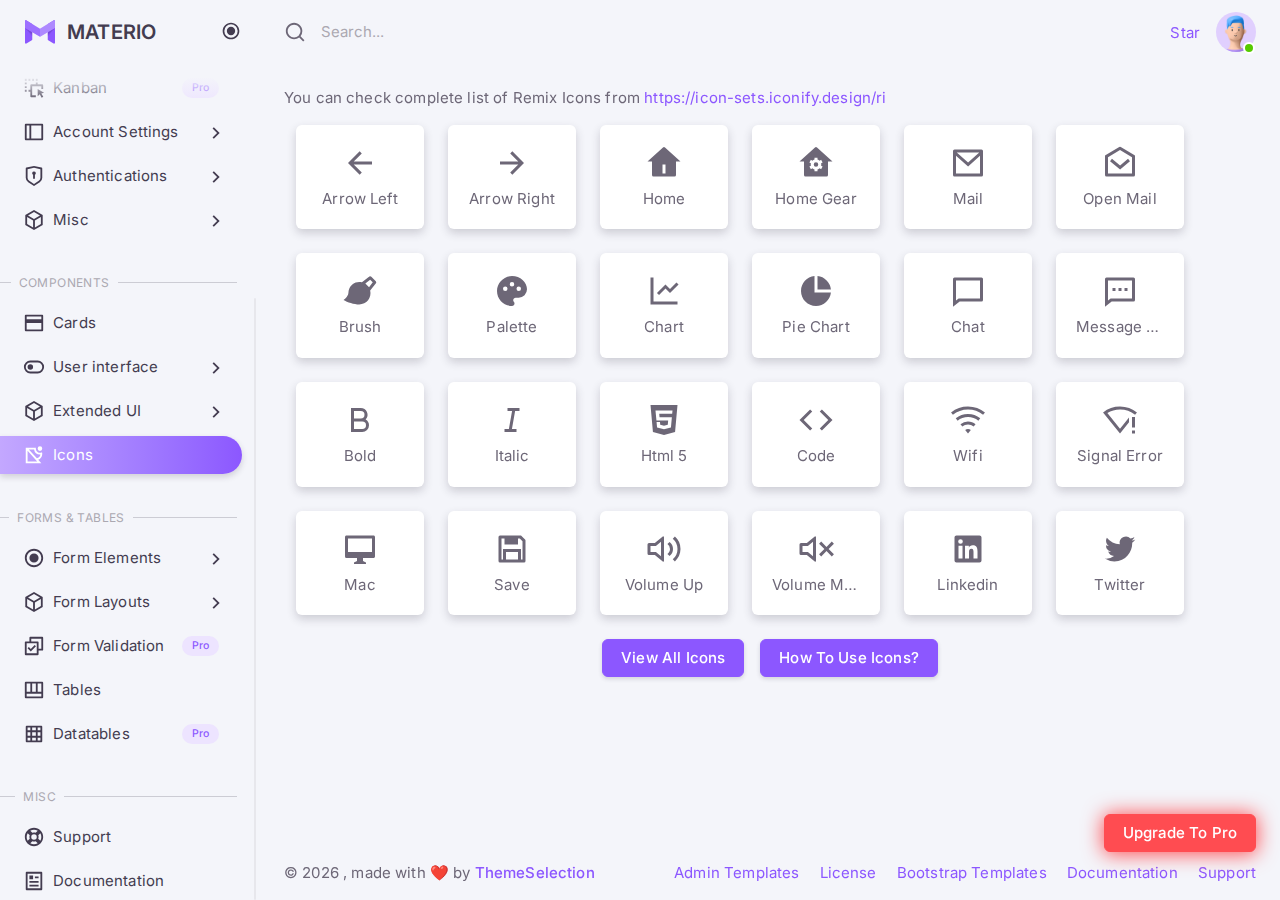
<file: materio-bootstrap-html-admin-template-free/html/icons-ri.html>
<!doctype html>

<html
  lang="en"
  class="layout-menu-fixed layout-compact"
  data-assets-path="../assets/"
  data-template="vertical-menu-template-free">
  <head>
    <meta charset="utf-8" />
    <meta
      name="viewport"
      content="width=device-width, initial-scale=1.0, user-scalable=no, minimum-scale=1.0, maximum-scale=1.0" />
    <meta name="robots" content="noindex, nofollow" />

    <title>Demo: Remix Icons - Icons | Materio - Bootstrap Dashboard FREE</title>

    <meta name="description" content="" />

    <!-- Favicon -->
    <link rel="icon" type="image/x-icon" href="../assets/img/favicon/favicon.ico" />

    <!-- Fonts -->
    <link rel="preconnect" href="https://fonts.googleapis.com" />
    <link rel="preconnect" href="https://fonts.gstatic.com" crossorigin />
    <link
      href="https://fonts.googleapis.com/css2?family=Inter:wght@300;400;500;600;700&ampdisplay=swap"
      rel="stylesheet" />

    <link rel="stylesheet" href="../assets/vendor/fonts/iconify-icons.css" />

    <!-- Core CSS -->
    <!-- build:css assets/vendor/css/theme.css -->

    <link rel="stylesheet" href="../assets/vendor/libs/node-waves/node-waves.css" />

    <link rel="stylesheet" href="../assets/vendor/css/core.css" />
    <link rel="stylesheet" href="../assets/css/demo.css" />

    <!-- Vendors CSS -->

    <link rel="stylesheet" href="../assets/vendor/libs/perfect-scrollbar/perfect-scrollbar.css" />

    <!-- endbuild -->

    <!-- Page CSS -->

    <link rel="stylesheet" href="../assets/vendor/css/pages/page-icons.css" />

    <!-- Helpers -->
    <script src="../assets/vendor/js/helpers.js"></script>
    <!--! Template customizer & Theme config files MUST be included after core stylesheets and helpers.js in the <head> section -->

    <!--? Config: Mandatory theme config file contain global vars & default theme options, Set your preferred theme option in this file. -->

    <script src="../assets/js/config.js"></script>
  </head>

  <body>
    <!-- Layout wrapper -->
    <div class="layout-wrapper layout-content-navbar">
      <div class="layout-container">
        <!-- Menu -->

        <aside id="layout-menu" class="layout-menu menu-vertical menu bg-menu-theme">
          <div class="app-brand demo">
            <a href="index.html" class="app-brand-link">
              <span class="app-brand-logo demo me-1">
                <span class="text-primary">
                  <svg width="30" height="24" viewBox="0 0 250 196" fill="none" xmlns="http://www.w3.org/2000/svg">
                    <path
                      fill-rule="evenodd"
                      clip-rule="evenodd"
                      d="M12.3002 1.25469L56.655 28.6432C59.0349 30.1128 60.4839 32.711 60.4839 35.5089V160.63C60.4839 163.468 58.9941 166.097 56.5603 167.553L12.2055 194.107C8.3836 196.395 3.43136 195.15 1.14435 191.327C0.395485 190.075 0 188.643 0 187.184V8.12039C0 3.66447 3.61061 0.0522461 8.06452 0.0522461C9.56056 0.0522461 11.0271 0.468577 12.3002 1.25469Z"
                      fill="currentColor" />
                    <path
                      opacity="0.077704"
                      fill-rule="evenodd"
                      clip-rule="evenodd"
                      d="M0 65.2656L60.4839 99.9629V133.979L0 65.2656Z"
                      fill="black" />
                    <path
                      opacity="0.077704"
                      fill-rule="evenodd"
                      clip-rule="evenodd"
                      d="M0 65.2656L60.4839 99.0795V119.859L0 65.2656Z"
                      fill="black" />
                    <path
                      fill-rule="evenodd"
                      clip-rule="evenodd"
                      d="M237.71 1.22393L193.355 28.5207C190.97 29.9889 189.516 32.5905 189.516 35.3927V160.631C189.516 163.469 191.006 166.098 193.44 167.555L237.794 194.108C241.616 196.396 246.569 195.151 248.856 191.328C249.605 190.076 250 188.644 250 187.185V8.09597C250 3.64006 246.389 0.027832 241.935 0.027832C240.444 0.027832 238.981 0.441882 237.71 1.22393Z"
                      fill="currentColor" />
                    <path
                      opacity="0.077704"
                      fill-rule="evenodd"
                      clip-rule="evenodd"
                      d="M250 65.2656L189.516 99.8897V135.006L250 65.2656Z"
                      fill="black" />
                    <path
                      opacity="0.077704"
                      fill-rule="evenodd"
                      clip-rule="evenodd"
                      d="M250 65.2656L189.516 99.0497V120.886L250 65.2656Z"
                      fill="black" />
                    <path
                      fill-rule="evenodd"
                      clip-rule="evenodd"
                      d="M12.2787 1.18923L125 70.3075V136.87L0 65.2465V8.06814C0 3.61223 3.61061 0 8.06452 0C9.552 0 11.0105 0.411583 12.2787 1.18923Z"
                      fill="currentColor" />
                    <path
                      fill-rule="evenodd"
                      clip-rule="evenodd"
                      d="M12.2787 1.18923L125 70.3075V136.87L0 65.2465V8.06814C0 3.61223 3.61061 0 8.06452 0C9.552 0 11.0105 0.411583 12.2787 1.18923Z"
                      fill="white"
                      fill-opacity="0.15" />
                    <path
                      fill-rule="evenodd"
                      clip-rule="evenodd"
                      d="M237.721 1.18923L125 70.3075V136.87L250 65.2465V8.06814C250 3.61223 246.389 0 241.935 0C240.448 0 238.99 0.411583 237.721 1.18923Z"
                      fill="currentColor" />
                    <path
                      fill-rule="evenodd"
                      clip-rule="evenodd"
                      d="M237.721 1.18923L125 70.3075V136.87L250 65.2465V8.06814C250 3.61223 246.389 0 241.935 0C240.448 0 238.99 0.411583 237.721 1.18923Z"
                      fill="white"
                      fill-opacity="0.3" />
                  </svg>
                </span>
              </span>
              <span class="app-brand-text demo menu-text fw-semibold ms-2">Materio</span>
            </a>

            <a href="javascript:void(0);" class="layout-menu-toggle menu-link text-large ms-auto">
              <i class="menu-toggle-icon d-xl-inline-block align-middle"></i>
            </a>
          </div>

          <div class="menu-inner-shadow"></div>

          <ul class="menu-inner py-1">
            <!-- Dashboards -->
            <li class="menu-item">
              <a href="javascript:void(0);" class="menu-link menu-toggle">
                <i class="menu-icon icon-base ri ri-home-smile-line"></i>
                <div data-i18n="Dashboards">Dashboards</div>
                <div class="badge text-bg-danger rounded-pill ms-auto">5</div>
              </a>
              <ul class="menu-sub">
                <li class="menu-item">
                  <a
                    href="https://demos.themeselection.com/materio-bootstrap-html-admin-template/html/vertical-menu-template/dashboards-crm.html"
                    target="_blank"
                    class="menu-link">
                    <div data-i18n="CRM">CRM</div>
                    <div class="badge rounded-pill bg-label-primary fs-tiny ms-auto">Pro</div>
                  </a>
                </li>
                <li class="menu-item">
                  <a href="index.html" class="menu-link">
                    <div data-i18n="Analytics">Analytics</div>
                  </a>
                </li>
                <li class="menu-item">
                  <a
                    href="https://demos.themeselection.com/materio-bootstrap-html-admin-template/html/vertical-menu-template/app-ecommerce-dashboard.html"
                    target="_blank"
                    class="menu-link">
                    <div data-i18n="eCommerce">eCommerce</div>
                    <div class="badge rounded-pill bg-label-primary fs-tiny ms-auto">Pro</div>
                  </a>
                </li>
                <li class="menu-item">
                  <a
                    href="https://demos.themeselection.com/materio-bootstrap-html-admin-template/html/vertical-menu-template/app-logistics-dashboard.html"
                    target="_blank"
                    class="menu-link">
                    <div data-i18n="Logistics">Logistics</div>
                    <div class="badge rounded-pill bg-label-primary fs-tiny ms-auto">Pro</div>
                  </a>
                </li>
                <li class="menu-item">
                  <a
                    href="https://demos.themeselection.com/materio-bootstrap-html-admin-template/html/vertical-menu-template/app-academy-dashboard.html"
                    target="_blank"
                    class="menu-link">
                    <div data-i18n="Academy">Academy</div>
                    <div class="badge rounded-pill bg-label-primary fs-tiny ms-auto">Pro</div>
                  </a>
                </li>
              </ul>
            </li>

            <!-- Layouts -->
            <li class="menu-item">
              <a href="javascript:void(0);" class="menu-link menu-toggle">
                <i class="menu-icon icon-base ri ri-layout-2-line"></i>
                <div data-i18n="Layouts">Layouts</div>
              </a>

              <ul class="menu-sub">
                <li class="menu-item">
                  <a href="layouts-without-menu.html" class="menu-link">
                    <div data-i18n="Without menu">Without menu</div>
                  </a>
                </li>
                <li class="menu-item">
                  <a href="layouts-without-navbar.html" class="menu-link">
                    <div data-i18n="Without navbar">Without navbar</div>
                  </a>
                </li>
                <li class="menu-item">
                  <a href="layouts-container.html" class="menu-link">
                    <div data-i18n="Container">Container</div>
                  </a>
                </li>
                <li class="menu-item">
                  <a href="layouts-fluid.html" class="menu-link">
                    <div data-i18n="Fluid">Fluid</div>
                  </a>
                </li>
                <li class="menu-item">
                  <a href="layouts-blank.html" class="menu-link">
                    <div data-i18n="Blank">Blank</div>
                  </a>
                </li>
              </ul>
            </li>

            <!-- Front Pages -->
            <li class="menu-item">
              <a href="javascript:void(0);" class="menu-link menu-toggle">
                <i class="menu-icon icon-base ri ri-file-copy-line"></i>
                <div data-i18n="Front Pages">Front Pages</div>
                <div class="badge rounded-pill bg-label-primary fs-tiny ms-auto">Pro</div>
              </a>
              <ul class="menu-sub">
                <li class="menu-item">
                  <a
                    href="https://demos.themeselection.com/materio-bootstrap-html-admin-template/html/front-pages/landing-page.html"
                    class="menu-link"
                    target="_blank">
                    <div data-i18n="Landing">Landing</div>
                  </a>
                </li>
                <li class="menu-item">
                  <a
                    href="https://demos.themeselection.com/materio-bootstrap-html-admin-template/html/front-pages/pricing-page.html"
                    class="menu-link"
                    target="_blank">
                    <div data-i18n="Pricing">Pricing</div>
                  </a>
                </li>
                <li class="menu-item">
                  <a
                    href="https://demos.themeselection.com/materio-bootstrap-html-admin-template/html/front-pages/payment-page.html"
                    class="menu-link"
                    target="_blank">
                    <div data-i18n="Payment">Payment</div>
                  </a>
                </li>
                <li class="menu-item">
                  <a
                    href="https://demos.themeselection.com/materio-bootstrap-html-admin-template/html/front-pages/checkout-page.html"
                    class="menu-link"
                    target="_blank">
                    <div data-i18n="Checkout">Checkout</div>
                  </a>
                </li>
                <li class="menu-item">
                  <a
                    href="https://demos.themeselection.com/materio-bootstrap-html-admin-template/html/front-pages/help-center-landing.html"
                    class="menu-link"
                    target="_blank">
                    <div data-i18n="Help Center">Help Center</div>
                  </a>
                </li>
              </ul>
            </li>

            <!-- Apps & Pages -->
            <li class="menu-header mt-7">
              <span class="menu-header-text">Apps &amp; Pages</span>
            </li>
            <li class="menu-item">
              <a
                href="https://demos.themeselection.com/materio-bootstrap-html-admin-template/html/vertical-menu-template/app-email.html"
                target="_blank"
                class="menu-link">
                <i class="menu-icon icon-base ri ri-mail-open-line"></i>
                <div data-i18n="Email">Email</div>
                <div class="badge rounded-pill bg-label-primary fs-tiny ms-auto">Pro</div>
              </a>
            </li>
            <li class="menu-item">
              <a
                href="https://demos.themeselection.com/materio-bootstrap-html-admin-template/html/vertical-menu-template/app-chat.html"
                target="_blank"
                class="menu-link">
                <i class="menu-icon icon-base ri ri-wechat-line"></i>
                <div data-i18n="Chat">Chat</div>
                <div class="badge rounded-pill bg-label-primary fs-tiny ms-auto">Pro</div>
              </a>
            </li>
            <li class="menu-item">
              <a
                href="https://demos.themeselection.com/materio-bootstrap-html-admin-template/html/vertical-menu-template/app-calendar.html"
                target="_blank"
                class="menu-link">
                <i class="menu-icon icon-base ri ri-calendar-line"></i>
                <div data-i18n="Calendar">Calendar</div>
                <div class="badge rounded-pill bg-label-primary fs-tiny ms-auto">Pro</div>
              </a>
            </li>
            <li class="menu-item">
              <a
                href="https://demos.themeselection.com/materio-bootstrap-html-admin-template/html/vertical-menu-template/app-kanban.html"
                target="_blank"
                class="menu-link">
                <i class="menu-icon icon-base ri ri-drag-drop-line"></i>
                <div data-i18n="Kanban">Kanban</div>
                <div class="badge rounded-pill bg-label-primary fs-tiny ms-auto">Pro</div>
              </a>
            </li>
            <!-- Pages -->
            <li class="menu-item">
              <a href="javascript:void(0);" class="menu-link menu-toggle">
                <i class="menu-icon icon-base ri ri-layout-left-line"></i>
                <div data-i18n="Account Settings">Account Settings</div>
              </a>
              <ul class="menu-sub">
                <li class="menu-item">
                  <a href="pages-account-settings-account.html" class="menu-link">
                    <div data-i18n="Account">Account</div>
                  </a>
                </li>
                <li class="menu-item">
                  <a href="pages-account-settings-notifications.html" class="menu-link">
                    <div data-i18n="Notifications">Notifications</div>
                  </a>
                </li>
                <li class="menu-item">
                  <a href="pages-account-settings-connections.html" class="menu-link">
                    <div data-i18n="Connections">Connections</div>
                  </a>
                </li>
              </ul>
            </li>
            <li class="menu-item">
              <a href="javascript:void(0);" class="menu-link menu-toggle">
                <i class="menu-icon icon-base ri ri-shield-keyhole-line"></i>
                <div data-i18n="Authentications">Authentications</div>
              </a>
              <ul class="menu-sub">
                <li class="menu-item">
                  <a href="auth-login-basic.html" class="menu-link" target="_blank">
                    <div data-i18n="Basic">Login</div>
                  </a>
                </li>
                <li class="menu-item">
                  <a href="auth-register-basic.html" class="menu-link" target="_blank">
                    <div data-i18n="Basic">Register</div>
                  </a>
                </li>
                <li class="menu-item">
                  <a href="auth-forgot-password-basic.html" class="menu-link" target="_blank">
                    <div data-i18n="Basic">Forgot Password</div>
                  </a>
                </li>
              </ul>
            </li>
            <li class="menu-item">
              <a href="javascript:void(0);" class="menu-link menu-toggle">
                <i class="menu-icon icon-base ri ri-box-3-line"></i>
                <div data-i18n="Misc">Misc</div>
              </a>
              <ul class="menu-sub">
                <li class="menu-item">
                  <a href="pages-misc-error.html" class="menu-link" target="_blank">
                    <div data-i18n="Error">Error</div>
                  </a>
                </li>
                <li class="menu-item">
                  <a href="pages-misc-under-maintenance.html" class="menu-link" target="_blank">
                    <div data-i18n="Under Maintenance">Under Maintenance</div>
                  </a>
                </li>
              </ul>
            </li>
            <!-- Components -->
            <li class="menu-header mt-7"><span class="menu-header-text">Components</span></li>
            <!-- Cards -->
            <li class="menu-item">
              <a href="cards-basic.html" class="menu-link">
                <i class="menu-icon icon-base ri ri-bank-card-2-line"></i>
                <div data-i18n="Basic">Cards</div>
              </a>
            </li>
            <!-- User interface -->
            <li class="menu-item">
              <a href="javascript:void(0)" class="menu-link menu-toggle">
                <i class="menu-icon icon-base ri ri-toggle-line"></i>
                <div data-i18n="User interface">User interface</div>
              </a>
              <ul class="menu-sub">
                <li class="menu-item">
                  <a href="ui-accordion.html" class="menu-link">
                    <div data-i18n="Accordion">Accordion</div>
                  </a>
                </li>
                <li class="menu-item">
                  <a href="ui-alerts.html" class="menu-link">
                    <div data-i18n="Alerts">Alerts</div>
                  </a>
                </li>
                <li class="menu-item">
                  <a href="ui-badges.html" class="menu-link">
                    <div data-i18n="Badges">Badges</div>
                  </a>
                </li>
                <li class="menu-item">
                  <a href="ui-buttons.html" class="menu-link">
                    <div data-i18n="Buttons">Buttons</div>
                  </a>
                </li>
                <li class="menu-item">
                  <a href="ui-carousel.html" class="menu-link">
                    <div data-i18n="Carousel">Carousel</div>
                  </a>
                </li>
                <li class="menu-item">
                  <a href="ui-collapse.html" class="menu-link">
                    <div data-i18n="Collapse">Collapse</div>
                  </a>
                </li>
                <li class="menu-item">
                  <a href="ui-dropdowns.html" class="menu-link">
                    <div data-i18n="Dropdowns">Dropdowns</div>
                  </a>
                </li>
                <li class="menu-item">
                  <a href="ui-footer.html" class="menu-link">
                    <div data-i18n="Footer">Footer</div>
                  </a>
                </li>
                <li class="menu-item">
                  <a href="ui-list-groups.html" class="menu-link">
                    <div data-i18n="List Groups">List Groups</div>
                  </a>
                </li>
                <li class="menu-item">
                  <a href="ui-modals.html" class="menu-link">
                    <div data-i18n="Modals">Modals</div>
                  </a>
                </li>
                <li class="menu-item">
                  <a href="ui-navbar.html" class="menu-link">
                    <div data-i18n="Navbar">Navbar</div>
                  </a>
                </li>
                <li class="menu-item">
                  <a href="ui-offcanvas.html" class="menu-link">
                    <div data-i18n="Offcanvas">Offcanvas</div>
                  </a>
                </li>
                <li class="menu-item">
                  <a href="ui-pagination-breadcrumbs.html" class="menu-link">
                    <div data-i18n="Pagination & Breadcrumbs">Pagination &amp; Breadcrumbs</div>
                  </a>
                </li>
                <li class="menu-item">
                  <a href="ui-progress.html" class="menu-link">
                    <div data-i18n="Progress">Progress</div>
                  </a>
                </li>
                <li class="menu-item">
                  <a href="ui-spinners.html" class="menu-link">
                    <div data-i18n="Spinners">Spinners</div>
                  </a>
                </li>
                <li class="menu-item">
                  <a href="ui-tabs-pills.html" class="menu-link">
                    <div data-i18n="Tabs & Pills">Tabs &amp; Pills</div>
                  </a>
                </li>
                <li class="menu-item">
                  <a href="ui-toasts.html" class="menu-link">
                    <div data-i18n="Toasts">Toasts</div>
                  </a>
                </li>
                <li class="menu-item">
                  <a href="ui-tooltips-popovers.html" class="menu-link">
                    <div data-i18n="Tooltips & Popovers">Tooltips &amp; Popovers</div>
                  </a>
                </li>
                <li class="menu-item">
                  <a href="ui-typography.html" class="menu-link">
                    <div data-i18n="Typography">Typography</div>
                  </a>
                </li>
              </ul>
            </li>

            <!-- Extended components -->
            <li class="menu-item">
              <a href="javascript:void(0)" class="menu-link menu-toggle">
                <i class="menu-icon icon-base ri ri-box-3-line"></i>
                <div data-i18n="Extended UI">Extended UI</div>
              </a>
              <ul class="menu-sub">
                <li class="menu-item">
                  <a href="extended-ui-perfect-scrollbar.html" class="menu-link">
                    <div data-i18n="Perfect Scrollbar">Perfect Scrollbar</div>
                  </a>
                </li>
                <li class="menu-item">
                  <a href="extended-ui-text-divider.html" class="menu-link">
                    <div data-i18n="Text Divider">Text Divider</div>
                  </a>
                </li>
              </ul>
            </li>

            <!-- Icons -->
            <li class="menu-item active">
              <a href="icons-ri.html" class="menu-link">
                <i class="menu-icon icon-base ri ri-remixicon-line"></i>
                <div data-i18n="Icons">Icons</div>
              </a>
            </li>

            <!-- Forms & Tables -->
            <li class="menu-header mt-7"><span class="menu-header-text">Forms &amp; Tables</span></li>
            <!-- Forms -->
            <li class="menu-item">
              <a href="javascript:void(0);" class="menu-link menu-toggle">
                <i class="menu-icon icon-base ri ri-radio-button-line"></i>
                <div data-i18n="Form Elements">Form Elements</div>
              </a>
              <ul class="menu-sub">
                <li class="menu-item">
                  <a href="forms-basic-inputs.html" class="menu-link">
                    <div data-i18n="Basic Inputs">Basic Inputs</div>
                  </a>
                </li>
                <li class="menu-item">
                  <a href="forms-input-groups.html" class="menu-link">
                    <div data-i18n="Input groups">Input groups</div>
                  </a>
                </li>
              </ul>
            </li>
            <li class="menu-item">
              <a href="javascript:void(0);" class="menu-link menu-toggle">
                <i class="menu-icon icon-base ri ri-box-3-line"></i>
                <div data-i18n="Form Layouts">Form Layouts</div>
              </a>
              <ul class="menu-sub">
                <li class="menu-item">
                  <a href="form-layouts-vertical.html" class="menu-link">
                    <div data-i18n="Vertical Form">Vertical Form</div>
                  </a>
                </li>
                <li class="menu-item">
                  <a href="form-layouts-horizontal.html" class="menu-link">
                    <div data-i18n="Horizontal Form">Horizontal Form</div>
                  </a>
                </li>
              </ul>
            </li>
            <!-- Form Validation -->
            <li class="menu-item">
              <a
                href="https://demos.themeselection.com/materio-bootstrap-html-admin-template/html/vertical-menu-template/form-validation.html"
                target="_blank"
                class="menu-link">
                <i class="menu-icon icon-base ri ri-checkbox-multiple-line"></i>
                <div data-i18n="Form Validation">Form Validation</div>
                <div class="badge rounded-pill bg-label-primary fs-tiny ms-auto">Pro</div>
              </a>
            </li>
            <!-- Tables -->
            <li class="menu-item">
              <a href="tables-basic.html" class="menu-link">
                <i class="menu-icon icon-base ri ri-table-alt-line"></i>
                <div data-i18n="Tables">Tables</div>
              </a>
            </li>
            <!-- Data Tables -->
            <li class="menu-item">
              <a
                href="https://demos.themeselection.com/materio-bootstrap-html-admin-template/html/vertical-menu-template/tables-datatables-basic.html"
                target="_blank"
                class="menu-link">
                <i class="menu-icon icon-base ri ri-grid-line"></i>
                <div data-i18n="Datatables">Datatables</div>
                <div class="badge rounded-pill bg-label-primary fs-tiny ms-auto">Pro</div>
              </a>
            </li>
            <!-- Misc -->
            <li class="menu-header mt-7"><span class="menu-header-text">Misc</span></li>
            <li class="menu-item">
              <a
                href="https://github.com/themeselection/materio-bootstrap-html-admin-template-free/issues"
                target="_blank"
                class="menu-link">
                <i class="menu-icon icon-base ri ri-lifebuoy-line"></i>
                <div data-i18n="Support">Support</div>
              </a>
            </li>
            <li class="menu-item">
              <a
                href="https://demos.themeselection.com/materio-bootstrap-html-admin-template/documentation/"
                target="_blank"
                class="menu-link">
                <i class="menu-icon icon-base ri ri-article-line"></i>
                <div data-i18n="Documentation">Documentation</div>
              </a>
            </li>
          </ul>
        </aside>
        <!-- / Menu -->

        <!-- Layout container -->
        <div class="layout-page">
          <!-- Navbar -->

          <nav
            class="layout-navbar container-xxl navbar-detached navbar navbar-expand-xl align-items-center bg-navbar-theme"
            id="layout-navbar">
            <div class="layout-menu-toggle navbar-nav align-items-xl-center me-4 me-xl-0 d-xl-none">
              <a class="nav-item nav-link px-0 me-xl-6" href="javascript:void(0)">
                <i class="icon-base ri ri-menu-line icon-md"></i>
              </a>
            </div>

            <div class="navbar-nav-right d-flex align-items-center justify-content-end" id="navbar-collapse">
              <!-- Search -->
              <div class="navbar-nav align-items-center">
                <div class="nav-item d-flex align-items-center">
                  <i class="icon-base ri ri-search-line icon-lg lh-0"></i>
                  <input
                    type="text"
                    class="form-control border-0 shadow-none"
                    placeholder="Search..."
                    aria-label="Search..." />
                </div>
              </div>
              <!-- /Search -->

              <ul class="navbar-nav flex-row align-items-center ms-md-auto">
                <!-- Place this tag where you want the button to render. -->
                <li class="nav-item lh-1 me-4">
                  <a
                    class="github-button"
                    href="https://github.com/themeselection/materio-bootstrap-html-admin-template-free"
                    data-icon="octicon-star"
                    data-size="large"
                    data-show-count="true"
                    aria-label="Star themeselection/materio-html-admin-template-free on GitHub"
                    >Star</a
                  >
                </li>

                <!-- User -->
                <li class="nav-item navbar-dropdown dropdown-user dropdown">
                  <a
                    class="nav-link dropdown-toggle hide-arrow p-0"
                    href="javascript:void(0);"
                    data-bs-toggle="dropdown">
                    <div class="avatar avatar-online">
                      <img src="../assets/img/avatars/1.png" alt="alt" class="rounded-circle" />
                    </div>
                  </a>
                  <ul class="dropdown-menu dropdown-menu-end">
                    <li>
                      <a class="dropdown-item" href="#">
                        <div class="d-flex">
                          <div class="flex-shrink-0 me-3">
                            <div class="avatar avatar-online">
                              <img src="../assets/img/avatars/1.png" alt="alt" class="w-px-40 h-auto rounded-circle" />
                            </div>
                          </div>
                          <div class="flex-grow-1">
                            <h6 class="mb-0">John Doe</h6>
                            <small class="text-body-secondary">Admin</small>
                          </div>
                        </div>
                      </a>
                    </li>
                    <li>
                      <div class="dropdown-divider my-1"></div>
                    </li>
                    <li>
                      <a class="dropdown-item" href="#">
                        <i class="icon-base ri ri-user-line icon-md me-3"></i>
                        <span>My Profile</span>
                      </a>
                    </li>
                    <li>
                      <a class="dropdown-item" href="#">
                        <i class="icon-base ri ri-settings-4-line icon-md me-3"></i>
                        <span>Settings</span>
                      </a>
                    </li>
                    <li>
                      <a class="dropdown-item" href="#">
                        <span class="d-flex align-items-center align-middle">
                          <i class="flex-shrink-0 icon-base ri ri-bank-card-line icon-md me-3"></i>
                          <span class="flex-grow-1 align-middle ms-1">Billing Plan</span>
                          <span class="flex-shrink-0 badge rounded-pill bg-danger">4</span>
                        </span>
                      </a>
                    </li>
                    <li>
                      <div class="dropdown-divider my-1"></div>
                    </li>
                    <li>
                      <div class="d-grid px-4 pt-2 pb-1">
                        <a class="btn btn-danger d-flex" href="javascript:void(0);">
                          <small class="align-middle">Logout</small>
                          <i class="ri ri-logout-box-r-line ms-2 ri-xs"></i>
                        </a>
                      </div>
                    </li>
                  </ul>
                </li>
                <!--/ User -->
              </ul>
            </div>
          </nav>

          <!-- / Navbar -->

          <!-- Content wrapper -->
          <div class="content-wrapper">
            <!-- Content -->
            <div class="container-xxl flex-grow-1 container-p-y">
              <p>
                You can check complete list of Remix Icons from
                <a href="https://icon-sets.iconify.design/ri/" target="_blank">https://icon-sets.iconify.design/ri</a>
              </p>

              <!-- Icon Container -->
              <div class="d-flex flex-wrap" id="icons-container">
                <div class="card icon-card cursor-pointer text-center mb-6 mx-3">
                  <div class="card-body">
                    <i class="icon-base ri ri-arrow-left-line icon-36px"></i>
                    <p class="icon-name text-capitalize text-truncate mb-0 mt-2">Arrow left</p>
                  </div>
                </div>
                <div class="card icon-card cursor-pointer text-center mb-6 mx-3">
                  <div class="card-body">
                    <i class="icon-base ri ri-arrow-right-line icon-36px"></i>
                    <p class="icon-name text-capitalize text-truncate mb-0 mt-2">Arrow right</p>
                  </div>
                </div>
                <div class="card icon-card cursor-pointer text-center mb-6 mx-3">
                  <div class="card-body">
                    <i class="icon-base ri ri-home-4-fill icon-36px"></i>
                    <p class="icon-name text-capitalize text-truncate mb-0 mt-2">home</p>
                  </div>
                </div>
                <div class="card icon-card cursor-pointer text-center mb-6 mx-3">
                  <div class="card-body">
                    <i class="icon-base ri ri-home-gear-fill icon-36px"></i>
                    <p class="icon-name text-capitalize text-truncate mb-0 mt-2">home gear</p>
                  </div>
                </div>
                <div class="card icon-card cursor-pointer text-center mb-6 mx-3">
                  <div class="card-body">
                    <i class="icon-base ri ri-mail-line icon-36px"></i>
                    <p class="icon-name text-capitalize text-truncate mb-0 mt-2">Mail</p>
                  </div>
                </div>
                <div class="card icon-card cursor-pointer text-center mb-6 mx-3">
                  <div class="card-body">
                    <i class="icon-base ri ri-mail-open-line icon-36px"></i>
                    <p class="icon-name text-capitalize text-truncate mb-0 mt-2">open mail</p>
                  </div>
                </div>
                <div class="card icon-card cursor-pointer text-center mb-6 mx-3">
                  <div class="card-body">
                    <i class="icon-base ri ri-brush-fill icon-36px"></i>
                    <p class="icon-name text-capitalize text-truncate mb-0 mt-2">Brush</p>
                  </div>
                </div>
                <div class="card icon-card cursor-pointer text-center mb-6 mx-3">
                  <div class="card-body">
                    <i class="icon-base ri ri-palette-fill icon-36px"></i>
                    <p class="icon-name text-capitalize text-truncate mb-0 mt-2">palette</p>
                  </div>
                </div>
                <div class="card icon-card cursor-pointer text-center mb-6 mx-3">
                  <div class="card-body">
                    <i class="icon-base ri ri-line-chart-line icon-36px"></i>
                    <p class="icon-name text-capitalize text-truncate mb-0 mt-2">chart</p>
                  </div>
                </div>
                <div class="card icon-card cursor-pointer text-center mb-6 mx-3">
                  <div class="card-body">
                    <i class="icon-base ri ri-pie-chart-fill icon-36px"></i>
                    <p class="icon-name text-capitalize text-truncate mb-0 mt-2">pie chart</p>
                  </div>
                </div>
                <div class="card icon-card cursor-pointer text-center mb-6 mx-3">
                  <div class="card-body">
                    <i class="icon-base ri ri-chat-4-line icon-36px"></i>
                    <p class="icon-name text-capitalize text-truncate mb-0 mt-2">chat</p>
                  </div>
                </div>
                <div class="card icon-card cursor-pointer text-center mb-6 mx-3">
                  <div class="card-body">
                    <i class="icon-base ri ri-message-2-line icon-36px"></i>
                    <p class="icon-name text-capitalize text-truncate mb-0 mt-2">message proccessing</p>
                  </div>
                </div>
                <div class="card icon-card cursor-pointer text-center mb-6 mx-3">
                  <div class="card-body">
                    <i class="icon-base ri ri-bold icon-36px"></i>
                    <p class="icon-name text-capitalize text-truncate mb-0 mt-2">bold</p>
                  </div>
                </div>
                <div class="card icon-card cursor-pointer text-center mb-6 mx-3">
                  <div class="card-body">
                    <i class="icon-base ri ri-italic icon-36px"></i>
                    <p class="icon-name text-capitalize text-truncate mb-0 mt-2">Italic</p>
                  </div>
                </div>
                <div class="card icon-card cursor-pointer text-center mb-6 mx-3">
                  <div class="card-body">
                    <i class="icon-base ri ri-html5-fill icon-36px"></i>
                    <p class="icon-name text-capitalize text-truncate mb-0 mt-2">html 5</p>
                  </div>
                </div>
                <div class="card icon-card cursor-pointer text-center mb-6 mx-3">
                  <div class="card-body">
                    <i class="icon-base ri ri-code-fill icon-36px"></i>
                    <p class="icon-name text-capitalize text-truncate mb-0 mt-2">code</p>
                  </div>
                </div>
                <div class="card icon-card cursor-pointer text-center mb-6 mx-3">
                  <div class="card-body">
                    <i class="icon-base ri ri-wifi-line icon-36px"></i>
                    <p class="icon-name text-capitalize text-truncate mb-0 mt-2">wifi</p>
                  </div>
                </div>
                <div class="card icon-card cursor-pointer text-center mb-6 mx-3">
                  <div class="card-body">
                    <i class="icon-base ri ri-signal-wifi-error-line icon-36px"></i>
                    <p class="icon-name text-capitalize text-truncate mb-0 mt-2">signal error</p>
                  </div>
                </div>
                <div class="card icon-card cursor-pointer text-center mb-6 mx-3">
                  <div class="card-body">
                    <i class="icon-base ri ri-mac-line icon-36px"></i>
                    <p class="icon-name text-capitalize text-truncate mb-0 mt-2">mac</p>
                  </div>
                </div>
                <div class="card icon-card cursor-pointer text-center mb-6 mx-3">
                  <div class="card-body">
                    <i class="icon-base ri ri-save-3-line icon-36px"></i>
                    <p class="icon-name text-capitalize text-truncate mb-0 mt-2">save</p>
                  </div>
                </div>
                <div class="card icon-card cursor-pointer text-center mb-6 mx-3">
                  <div class="card-body">
                    <i class="icon-base ri ri-volume-up-line icon-36px"></i>
                    <p class="icon-name text-capitalize text-truncate mb-0 mt-2">volume up</p>
                  </div>
                </div>
                <div class="card icon-card cursor-pointer text-center mb-6 mx-3">
                  <div class="card-body">
                    <i class="icon-base ri ri-volume-mute-line icon-36px"></i>
                    <p class="icon-name text-capitalize text-truncate mb-0 mt-2">volume mute</p>
                  </div>
                </div>
                <div class="card icon-card cursor-pointer text-center mb-6 mx-3">
                  <div class="card-body">
                    <i class="icon-base ri ri-linkedin-box-fill icon-36px"></i>
                    <p class="icon-name text-capitalize text-truncate mb-0 mt-2">linkedin</p>
                  </div>
                </div>
                <div class="card icon-card cursor-pointer text-center mb-6 mx-3">
                  <div class="card-body">
                    <i class="icon-base ri ri-twitter-fill icon-36px"></i>
                    <p class="icon-name text-capitalize text-truncate mb-0 mt-2">twitter</p>
                  </div>
                </div>
              </div>

              <!-- Buttons -->
              <div class="d-flex justify-content-center mx-auto gap-4">
                <a href="https://icon-sets.iconify.design/ri/" target="_blank" class="btn btn-primary"
                  >View All Icons</a
                >
                <a
                  href="https://demos.themeselection.com/materio-bootstrap-html-admin-template/documentation/Icons.html"
                  class="btn btn-primary"
                  target="_blank"
                  >How to use icons?</a
                >
              </div>
            </div>
            <!-- / Content -->

            <!-- Footer -->
            <footer class="content-footer footer bg-footer-theme">
              <div class="container-xxl">
                <div
                  class="footer-container d-flex align-items-center justify-content-between py-4 flex-md-row flex-column">
                  <div class="mb-2 mb-md-0">
                    &#169;
                    <script>
                      document.write(new Date().getFullYear());
                    </script>
                    , made with ❤️ by
                    <a href="https://themeselection.com" target="_blank" class="footer-link fw-medium"
                      >ThemeSelection</a
                    >
                  </div>
                  <div class="d-none d-lg-inline-block">
                    <a
                      href="https://themeselection.com/item/category/admin-templates/"
                      target="_blank"
                      class="footer-link me-4"
                      >Admin Templates</a
                    >

                    <a href="https://themeselection.com/license/" class="footer-link me-4" target="_blank">License</a>

                    <a
                      href="https://themeselection.com/item/category/bootstrap-templates/"
                      target="_blank"
                      class="footer-link me-4"
                      >Bootstrap Templates</a
                    >
                    <a
                      href="https://demos.themeselection.com/materio-bootstrap-html-admin-template/documentation/"
                      target="_blank"
                      class="footer-link me-4"
                      >Documentation</a
                    >

                    <a
                      href="https://github.com/themeselection/materio-bootstrap-html-admin-template-free/issues"
                      target="_blank"
                      class="footer-link"
                      >Support</a
                    >
                  </div>
                </div>
              </div>
            </footer>
            <!-- / Footer -->

            <div class="content-backdrop fade"></div>
          </div>
          <!-- Content wrapper -->
        </div>
        <!-- / Layout page -->
      </div>

      <!-- Overlay -->
      <div class="layout-overlay layout-menu-toggle"></div>
    </div>
    <!-- / Layout wrapper -->

    <div class="buy-now">
      <a
        href="https://themeselection.com/item/materio-dashboard-pro-bootstrap/"
        target="_blank"
        class="btn btn-danger btn-buy-now"
        >Upgrade to Pro</a
      >
    </div>

    <!-- Core JS -->

    <script src="../assets/vendor/libs/jquery/jquery.js"></script>

    <script src="../assets/vendor/libs/popper/popper.js"></script>
    <script src="../assets/vendor/js/bootstrap.js"></script>
    <script src="../assets/vendor/libs/node-waves/node-waves.js"></script>

    <script src="../assets/vendor/libs/perfect-scrollbar/perfect-scrollbar.js"></script>

    <script src="../assets/vendor/js/menu.js"></script>

    <!-- endbuild -->

    <!-- Vendors JS -->

    <!-- Main JS -->

    <script src="../assets/js/main.js"></script>

    <!-- Page JS -->

    <!-- Place this tag before closing body tag for github widget button. -->
    <script async="async" defer="defer" src="https://buttons.github.io/buttons.js"></script>
  </body>
</html>
</file>
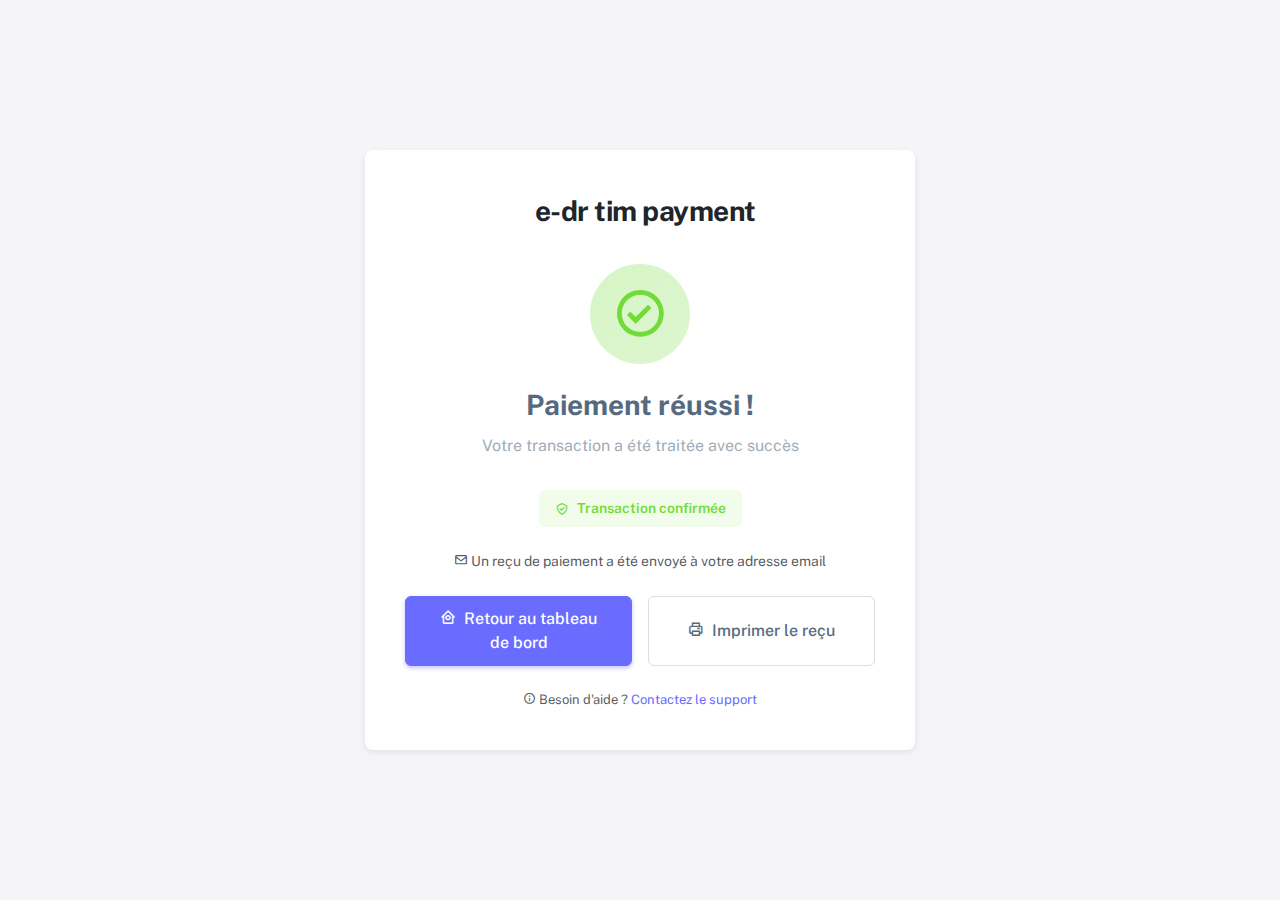
<file: materio-bootstrap-html-admin-template-free/html/success.html>
<!DOCTYPE html>
<html lang="fr" class="light-style customizer-hide" dir="ltr" data-theme="theme-default">
  <head>
    <meta charset="utf-8" />
    <meta name="viewport" content="width=device-width, initial-scale=1.0, user-scalable=no, minimum-scale=1.0, maximum-scale=1.0" />

    <title>Paiement Réussi - Materio </title>

    <!-- Favicon -->
    <link rel="icon" type="image/x-icon" href="https://demos.themeselection.com/materio-bootstrap-html-admin-template/assets/img/favicon/favicon.ico" />

    <!-- Fonts -->
    <link rel="preconnect" href="https://fonts.googleapis.com" />
    <link rel="preconnect" href="https://fonts.gstatic.com" crossorigin />
    <link href="https://fonts.googleapis.com/css2?family=Public+Sans:ital,wght@0,300;0,400;0,500;0,600;0,700;1,300;1,400;1,500;1,600;1,700&display=swap" rel="stylesheet" />

    <!-- Icons -->
    <link rel="stylesheet" href="https://cdn.jsdelivr.net/npm/boxicons@latest/css/boxicons.min.css" />

    <!-- Core CSS (Bootstrap 5) -->
    <link href="https://cdn.jsdelivr.net/npm/bootstrap@5.3.2/dist/css/bootstrap.min.css" rel="stylesheet">
    <!-- Custom CSS for Success Page -->
    <link rel="stylesheet" href="../assets/css/success.css"/>
  </head>

  <body>
    <div class="success-card">
      <!-- Logo -->
      <div class="app-brand">
        <a href="#" class="app-brand-link gap-2">
          <span class="app-brand-logo demo">
            
          </span>
          <span class="app-brand-text text-body fw-bolder">e-Dr TIM Payment</span>
        </a>
      </div>

      <!-- Success Icon avec animation -->
      <div class="success-icon-wrapper">
        <i class="bx bx-check-circle success-icon"></i>
      </div>

      <!-- Titre et sous-titre -->
      <h1 class="success-title">Paiement réussi !</h1>
      <p class="success-subtitle">Votre transaction a été traitée avec succès</p>

      <!-- Status Badge -->
      <div class="mb-4">
        <span class="status-badge">
          <i class="bx bx-check-shield"></i>
          Transaction confirmée
        </span>
      </div>

      <!-- Transaction Details -->
      <!-- <div class="transaction-details">
        <div class="detail-row">
          <span class="detail-label">Référence</span>
          <span class="detail-value" id="transaction-ref">TXN-2025-001234</span>
        </div>
        <div class="detail-row">
          <span class="detail-label">Date</span>
          <span class="detail-value" id="transaction-date">22 Déc 2025, 14:39</span>
        </div>
        <div class="detail-row">
          <span class="detail-label">Méthode</span>
          <span class="detail-value" id="payment-method">Visa •••• 4242</span>
        </div>
        <div class="detail-row">
          <span class="detail-label">Montant payé</span>
          <span class="detail-value amount" id="transaction-amount">250.00 XAF</span>
        </div>
      </div> -->

      <!-- Info supplémentaire -->
      <p class="text-muted" style="font-size: 0.875rem; margin-bottom: 1.5rem;">
        <i class="bx bx-envelope"></i> Un reçu de paiement a été envoyé à votre adresse email
      </p>

      <!-- Action Buttons -->
      <div class="action-buttons">
        <a href="index.html" class="btn btn-primary">
          <i class="bx bx-home-circle me-1"></i>
          Retour au tableau de bord
        </a>
        <button onclick="window.print()" class="btn btn-outline-secondary">
          <i class="bx bx-printer me-1"></i>
          Imprimer le reçu
        </button>
      </div>

      <!-- Footer -->
      <p class="text-center text-muted mt-4 mb-0" style="font-size: 0.8125rem;">
        <i class="bx bx-info-circle"></i> Besoin d'aide ? <a href="#">Contactez le support</a>
      </p>
    </div>

    <!-- Core JS -->
    <script src="https://cdn.jsdelivr.net/npm/bootstrap@5.3.2/dist/js/bootstrap.bundle.min.js"></script>

    <script>
      // Récupérer les paramètres de l'URL (envoyés par CyberSource ou ton API)
      const urlParams = new URLSearchParams(window.location.search);
      
      // Extraire les informations de transaction
      const transactionRef = urlParams.get('reference_number') || urlParams.get('transaction_id') || 'TXN-2025-001234';
      const amount = urlParams.get('amount') || '250.00';
      const currency = urlParams.get('currency') || 'XAF';
      const paymentMethod = urlParams.get('payment_method') || 'Carte Bancaire';
      
      // Mettre à jour les éléments de la page
      document.getElementById('transaction-ref').textContent = transactionRef;
      document.getElementById('transaction-amount').textContent = `${parseFloat(amount).toFixed(2)} ${currency}`;
      
      // Formater la date actuelle
      const now = new Date();
      const options = { day: 'numeric', month: 'short', year: 'numeric', hour: '2-digit', minute: '2-digit' };
      const formattedDate = now.toLocaleDateString('fr-FR', options).replace(',', ' à');
      document.getElementById('transaction-date').textContent = formattedDate;
      
      // Afficher la méthode de paiement
      if (paymentMethod === 'card' || paymentMethod === 'Carte Bancaire') {
        const cardLast4 = urlParams.get('card_last4') || '4242';
        document.getElementById('payment-method').textContent = `Visa •••• ${cardLast4}`;
      } else {
        document.getElementById('payment-method').textContent = paymentMethod;
      }

      // Animation d'entrée au chargement (optionnel)
      document.addEventListener('DOMContentLoaded', function() {
        document.querySelector('.success-card').style.opacity = '0';
        document.querySelector('.success-card').style.transform = 'translateY(20px)';
        
        setTimeout(() => {
          document.querySelector('.success-card').style.transition = 'all 0.5s ease';
          document.querySelector('.success-card').style.opacity = '1';
          document.querySelector('.success-card').style.transform = 'translateY(0)';
        }, 100);
      });
    </script>
  </body>
</html>
</file>
<file: materio-bootstrap-html-admin-template-free/assets/css/demo.css>
/*
* demo.css
* File include item demo only specific css only
******************************************************************************/

.menu .app-brand.demo {
  height: 64px;
}

.app-brand-logo.demo svg {
  width: 30px;
  height: 24px;
}

.app-brand-text.demo {
  font-size: 1.25rem;
}

.authentication-wrapper .app-brand-text.demo {
  font-size: 1.5rem;
  text-transform: capitalize;
}

/* ! For .layout-navbar-fixed added fix padding top to .layout-page */
/* Default navbar */
.layout-navbar-fixed .layout-wrapper:not(.layout-without-menu) .layout-page {
  padding-top: 64px !important;
}

/* Navbar page z-index issue solution */
.content-wrapper .navbar {
  z-index: auto;
}

/*
* Content
******************************************************************************/

.demo-blocks > * {
  display: block !important;
}

.demo-inline-spacing > * {
  margin: 1rem 0.375rem 0 0 !important;
}

/* ? .demo-vertical-spacing class is used to have vertical margins between elements. To remove margin-top from the first-child, use .demo-only-element class with .demo-vertical-spacing class. For example, we have used this class in forms-input-groups.html file. */
.demo-vertical-spacing > * {
  margin-top: 1.25rem !important;
  margin-bottom: 0 !important;
}
.demo-vertical-spacing.demo-only-element > :first-child {
  margin-top: 0 !important;
}

.demo-vertical-spacing-lg > * {
  margin-top: 1.875rem !important;
  margin-bottom: 0 !important;
}
.demo-vertical-spacing-lg.demo-only-element > :first-child {
  margin-top: 0 !important;
}

.demo-vertical-spacing-xl > * {
  margin-top: 5rem !important;
  margin-bottom: 0 !important;
}
.demo-vertical-spacing-xl.demo-only-element > :first-child {
  margin-top: 0 !important;
}

/* Dropdown buttons going out of small screens */
@media (max-width: 576px) {
  #dropdown-variation-demo .btn-group .text-truncate {
    width: 300px;
    position: relative;
  }
  #dropdown-variation-demo .btn-group .text-truncate::after {
    position: absolute;
    top: 45%;
    right: 0.65rem;
  }
}
/*
* Layout demo
******************************************************************************/

.layout-demo-wrapper {
  display: -webkit-box;
  display: -ms-flexbox;
  display: flex;
  -webkit-box-align: center;
  -ms-flex-align: center;
  align-items: center;
  -webkit-box-orient: vertical;
  -webkit-box-direction: normal;
  -ms-flex-direction: column;
  flex-direction: column;
  margin-top: 1.25rem;
}
.layout-demo-placeholder img {
  width: 900px;
}
.layout-demo-info {
  text-align: center;
  margin-top: 1.25rem;
}
</file>
